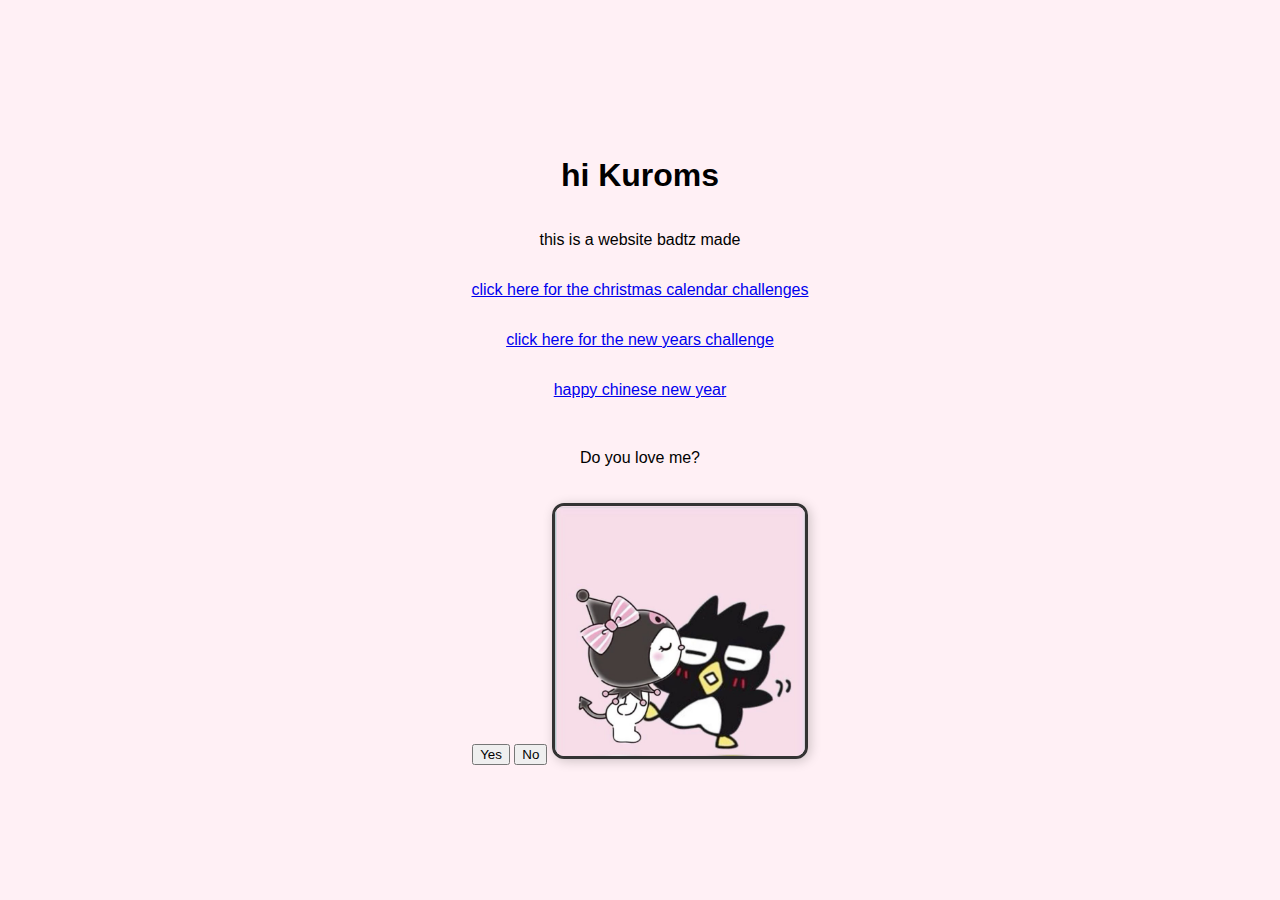
<file: index.html>
<!DOCTYPE html>
<html lang="en">
<head>
  <meta charset="UTF-8">
  <meta name="viewport" content="width=device-width, initial-scale=1.0">
  <title>big belly kurooms</title>
  <link rel="stylesheet" href="style.css">
  <link rel="icon" type="image/jpeg" href="images/kuromi-icon.jpg">
</head>
<body>

  <h1>hi Kuroms</h1>
  <p>this is a website badtz made</p>
  <p>
    <a href="pages/calendar/calendar.html">
      click here for the christmas calendar challenges
    </a>
  </p>

  <p>
    <a href="pages/new-years/new-years.html">
      click here for the new years challenge
    </a>
  </p>

  <p>
    <a href="pages/chinese-new-year/chinese-new-year.html">
      happy chinese new year
    </a>
  </p>

  <br>
  <div class="question-box">
    <p>Do you love me?</p>
    <button id="yes">Yes</button>
    <button id="no">No</button
  </div>

  <img id="kuroms-kissing-photo" src="images/kuroms-kissing-badtz.jpg" alt="Kuroms kissing Badtz">

  <script>
    const noBtn = document.getElementById("no");
    const yesBtn = document.getElementById("yes");
    const photo = document.getElementById("kuroms-kissing-photo");

    noBtn.addEventListener("mouseenter", () => {
      const x = Math.random() * 200 - 100;
      const y = Math.random() * 150 - 75;
      noBtn.style.transform = `translate(${x}px, ${y}px)`;
    });

    yesBtn.addEventListener("click", () => {
      photo.style.display = "block";
    });
  </script>

</body>
</html>
</file>
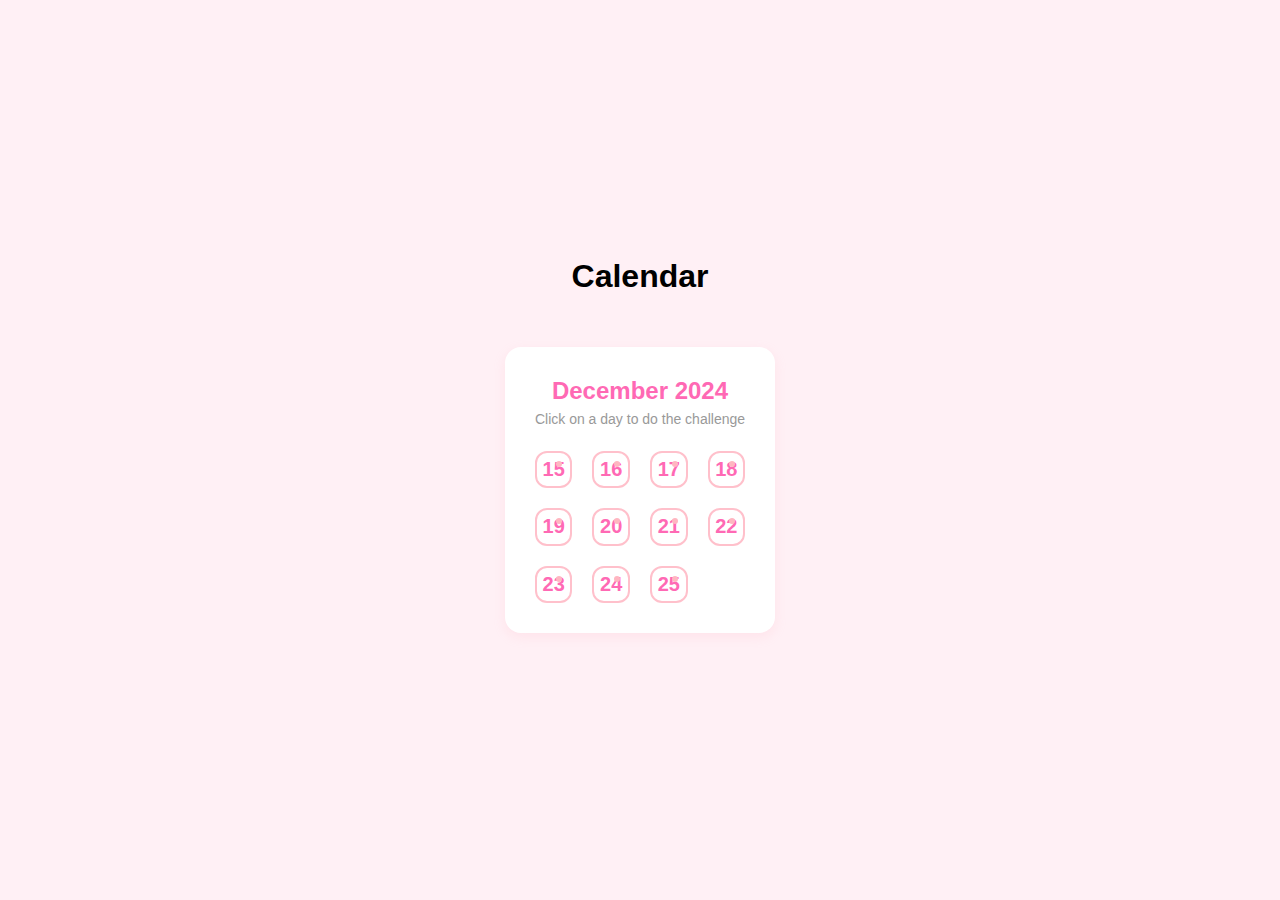
<file: pages/calendar/calendar.html>
<!DOCTYPE html>
<html lang="en">
<head>
  <meta charset="UTF-8">
  <meta name="viewport" content="width=device-width, initial-scale=1.0">
  <title>December Calendar</title>
  <link rel="stylesheet" href="../../style.css">
  <link rel="stylesheet" href="calendar.css">
  <link rel="icon" type="image/jpeg" href="../../images/kuromi-icon.jpg">
</head>
<body>

  <h1>Calendar</h1>
  <div class="calendar-container">
    <div class="calendar-header">
      <h2>December 2024</h2>
      <p>Click on a day to do the challenge</p>
    </div>
    <div class="calendar-grid" id="calendarGrid"></div>
  </div>

  <script src="calendar.js"></script>

</body>
</html>
</file>
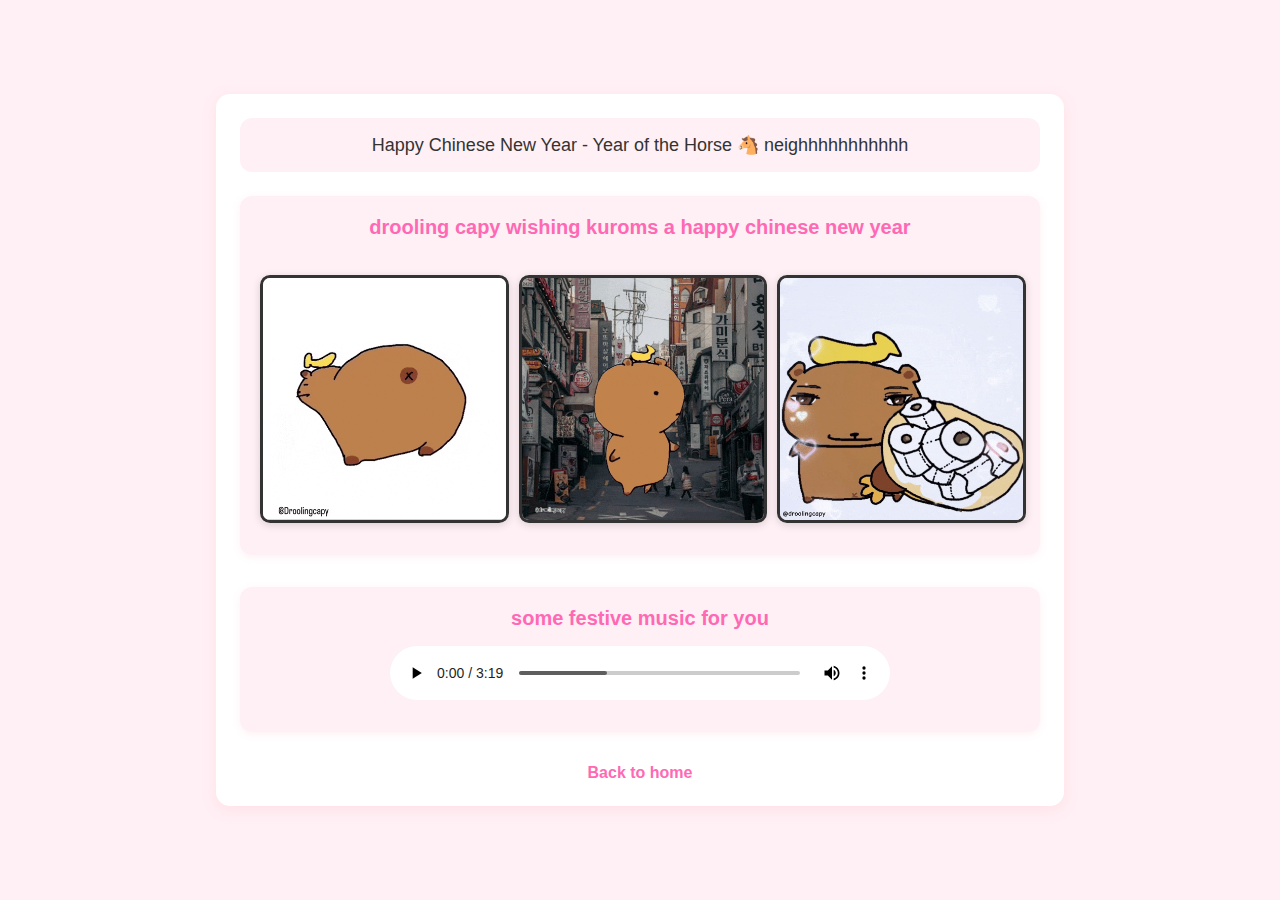
<file: pages/chinese-new-year/chinese-new-year.html>
<!DOCTYPE html>
<html lang="en">
  <head>
    <meta charset="UTF-8" />
    <meta
      name="viewport"
      content="width=device-width, initial-scale=1.0"
    />
    <title>Chinese New Year</title>
    <link rel="stylesheet" href="../../../style.css" />
    <link rel="stylesheet" href="chinese-new-year.css" />
    <link
      rel="icon"
      type="image/jpeg"
      href="../../../images/kuromi-icon.jpg"
    />
  </head>
  <body>
    <div class="content-container">
      <div class="celebration-section">
        <p class="greeting">
          Happy Chinese New Year - Year of the Horse 🐴 neighhhhhhhhhhh
        </p>

        <div class="media-section">
          <div class="gif-container">
            <h3>drooling capy wishing kuroms a happy chinese new year</h3>
            <div class="gif-grid">
              <img 
                src="media/capy_booty.gif" 
                alt="Capybara booty" 
                class="celebration-gif"
              />
              <img 
                src="media/capy_dance.gif" 
                alt="Capybara dance" 
                class="celebration-gif"
              />
              <img 
                src="media/capy_rizz.gif" 
                alt="Capybara rizz" 
                class="celebration-gif"
              />
            </div>
          </div>

          <div class="audio-container">
            <h3>some festive music for you</h3>
            <audio controls class="audio-player">
              <source src="media/財神到 [Ly9YeSkAhcI].mp3" type="audio/mpeg" />
              Your browser does not support the audio element.
            </audio>
          </div>
        </div>
      </div>

      <div class="back-link">
        <a href="../../index.html">Back to home</a>
      </div>
    </div>
  </body>
</html>
</file>
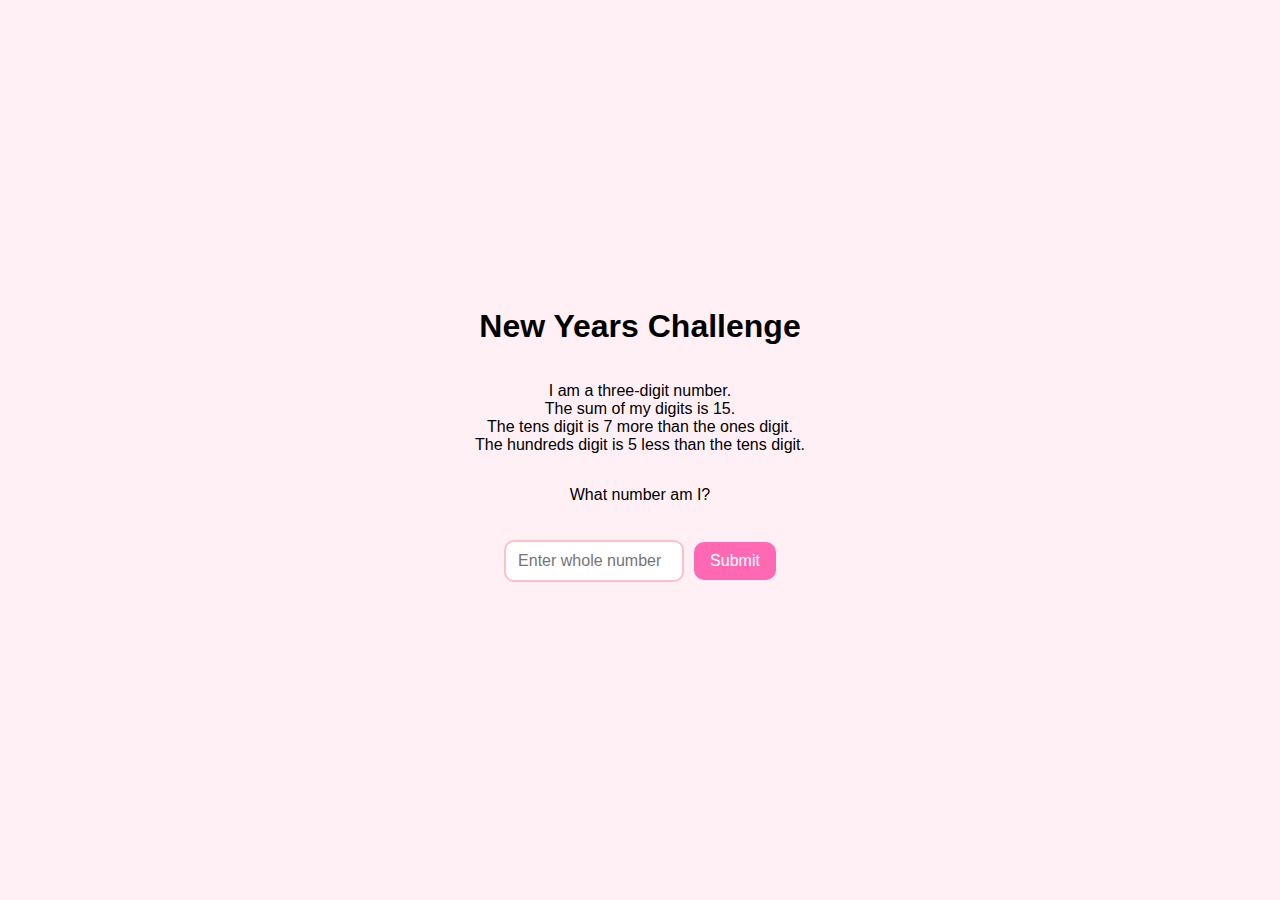
<file: pages/new-years/new-years.html>
<!DOCTYPE html>
<html lang="en">
  <head>
    <meta charset="UTF-8" />
    <meta
      name="viewport"
      content="width=device-width, initial-scale=1.0"
    />
    <title>New Years Challenge</title>
    <link rel="stylesheet" href="../../../style.css" />
    <link rel="stylesheet" href="new-years.css" />
    <link
      rel="icon"
      type="image/jpeg"
      href="../../../images/kuromi-icon.jpg"
    />
  </head>
  <body>
    <h1>New Years Challenge</h1>

    <p>
      I am a three-digit number. <br />
      The sum of my digits is 15. <br />
      The tens digit is 7 more than the ones digit. <br />
      The hundreds digit is 5 less than the tens digit. <br />
    </p>

    <p>
      What number am I?
    </p>

    <div class="answer-row">
      <input
        id="answer"
        type="text"
        placeholder="Enter whole number"
      />
      <button id="submit">Submit</button>
    </div>
    <div id="result"></div>

    <br />
    <script src="new-years.js"></script>
  </body>
</html>
</file>
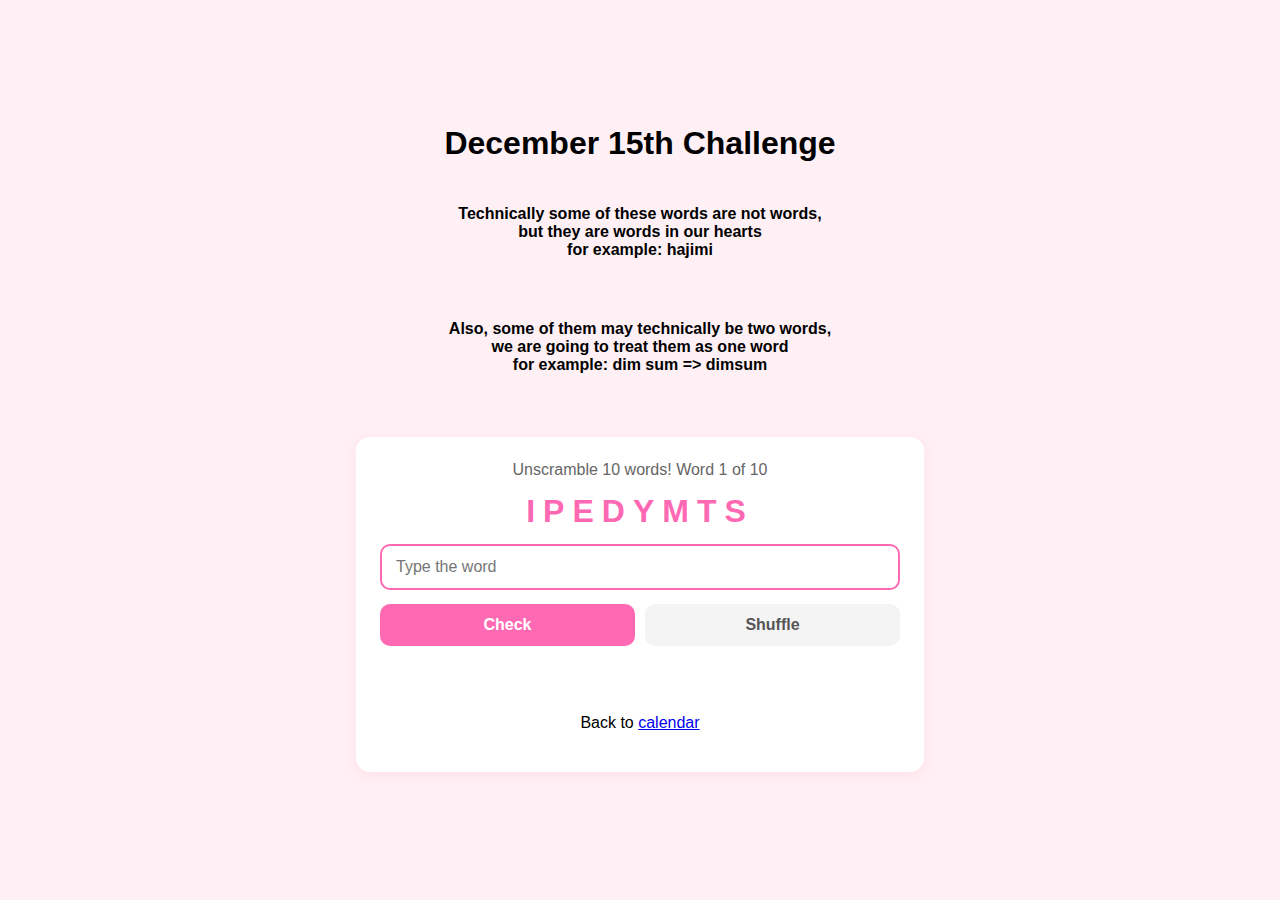
<file: pages/days/dec15/dec15.html>
<!DOCTYPE html>
<html lang="en">
<head>
  <meta charset="UTF-8">
  <meta name="viewport" content="width=device-width, initial-scale=1.0">
  <title>December 15 Challenge</title>
  <link rel="stylesheet" href="../../../style.css">
  <link rel="stylesheet" href="dec15.css">
  <link rel="icon" type="image/jpeg" href="../../../images/kuromi-icon.jpg">
</head>
<body>
  <h1>December 15th Challenge</h1>

  <h4>Technically some of these words are not words,<br> 
    but they are words in our hearts <br> for example: hajimi</h4>

  <br>

  <h4>Also, some of them may technically be two words,<br> 
    we are going to treat them as one word <br> for example: dim sum => dimsum</h4>

  <br>

  <div class="challenge-card">
    <p class="hint">Unscramble 10 words! Word <span id="currentWord">1</span> of 10</p>
    <div class="scramble" id="scramble"></div>
    <input id="guess" type="text" placeholder="Type the word" autocomplete="off" />
    <div class="buttons">
      <button id="checkBtn">Check</button>
      <button id="resetBtn" class="secondary">Shuffle</button>
    </div>
    <div class="message" id="message"></div>
    <p>Back to <a href="../../calendar/calendar.html">calendar</a></p>
  </div>

  <script src="words.js"></script>
  <script src="dec15.js"></script>
</body>
</html>
</file>
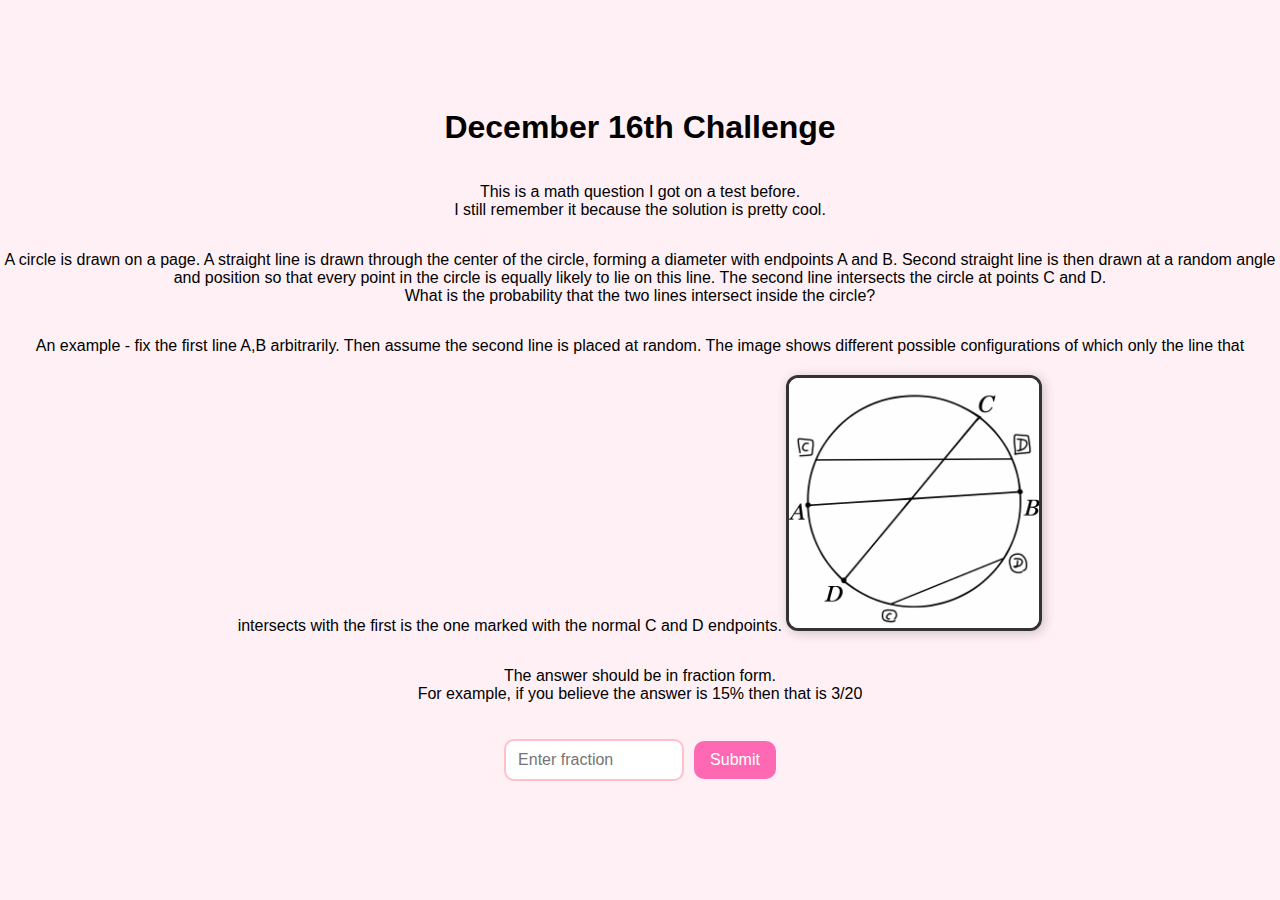
<file: pages/days/dec16/dec16.html>
<!DOCTYPE html>
<html lang="en">
  <head>
    <meta charset="UTF-8" />
    <meta
      name="viewport"
      content="width=device-width, initial-scale=1.0"
    />
    <title>December 16 Challenge</title>
    <link rel="stylesheet" href="../../../style.css" />
    <link rel="stylesheet" href="dec16.css" />
    <link
      rel="icon"
      type="image/jpeg"
      href="../../../images/kuromi-icon.jpg"
    />
  </head>
  <body>
    <h1>December 16th Challenge</h1>

    <p>
      This is a math question I got on a test before. <br />
      I still remember it because the solution is pretty
      cool.
    </p>

    <p>
      A circle is drawn on a page. A straight line is drawn
      through the center of the circle, forming a diameter
      with endpoints A and B. Second straight line is then
      drawn at a random angle and position so that every
      point in the circle is equally likely to lie on this
      line. The second line intersects the circle at points
      C and D. <br />
      What is the probability that the two lines intersect
      inside the circle?
    </p>

    <p>
      An example - fix the first line A,B arbitrarily. Then
      assume the second line is placed at random. The image
      shows different possible configurations of which only
      the line that intersects with the first is the one
      marked with the normal C and D endpoints.
      <img
        id="photo1"
        src="media/intersecting-lines.png"
        alt="intersecting lines"
      />
    </p>

    <p>
      The answer should be in fraction form. <br />
      For example, if you believe the answer is 15% then
      that is 3/20
    </p>

    <div class="answer-row">
      <input
        id="answer"
        type="text"
        placeholder="Enter fraction"
      />
      <button id="submit">Submit</button>
    </div>
    <div id="result"></div>

    <br />
    <script src="dec16.js"></script>
  </body>
</html>
</file>
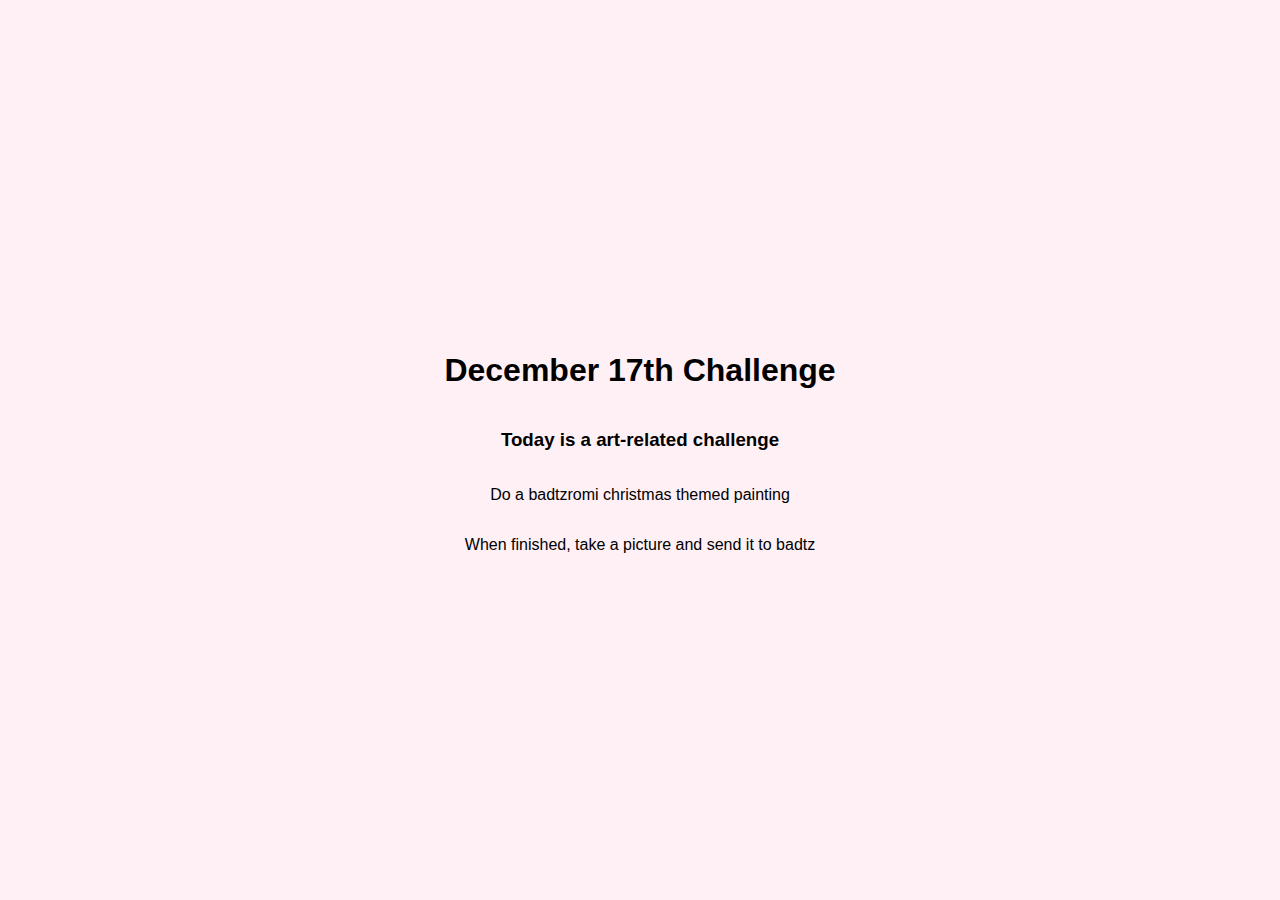
<file: pages/days/dec17/dec17.html>
<!DOCTYPE html>
<html lang="en">
  <head>
    <meta charset="UTF-8" />
    <meta
      name="viewport"
      content="width=device-width, initial-scale=1.0"
    />
    <title>December 17 Challenge</title>
    <link rel="stylesheet" href="../../../style.css" />
    <link
      rel="icon"
      type="image/jpeg"
      href="../../../images/kuromi-icon.jpg"
    />
  </head>
  <body>
    <h1>December 17th Challenge</h1>

    <h3>Today is a art-related challenge</h3>
    <p>Do a badtzromi christmas themed painting</p>
    <p>
      When finished, take a picture and send it to badtz
    </p>
  </body>
</html>
</file>
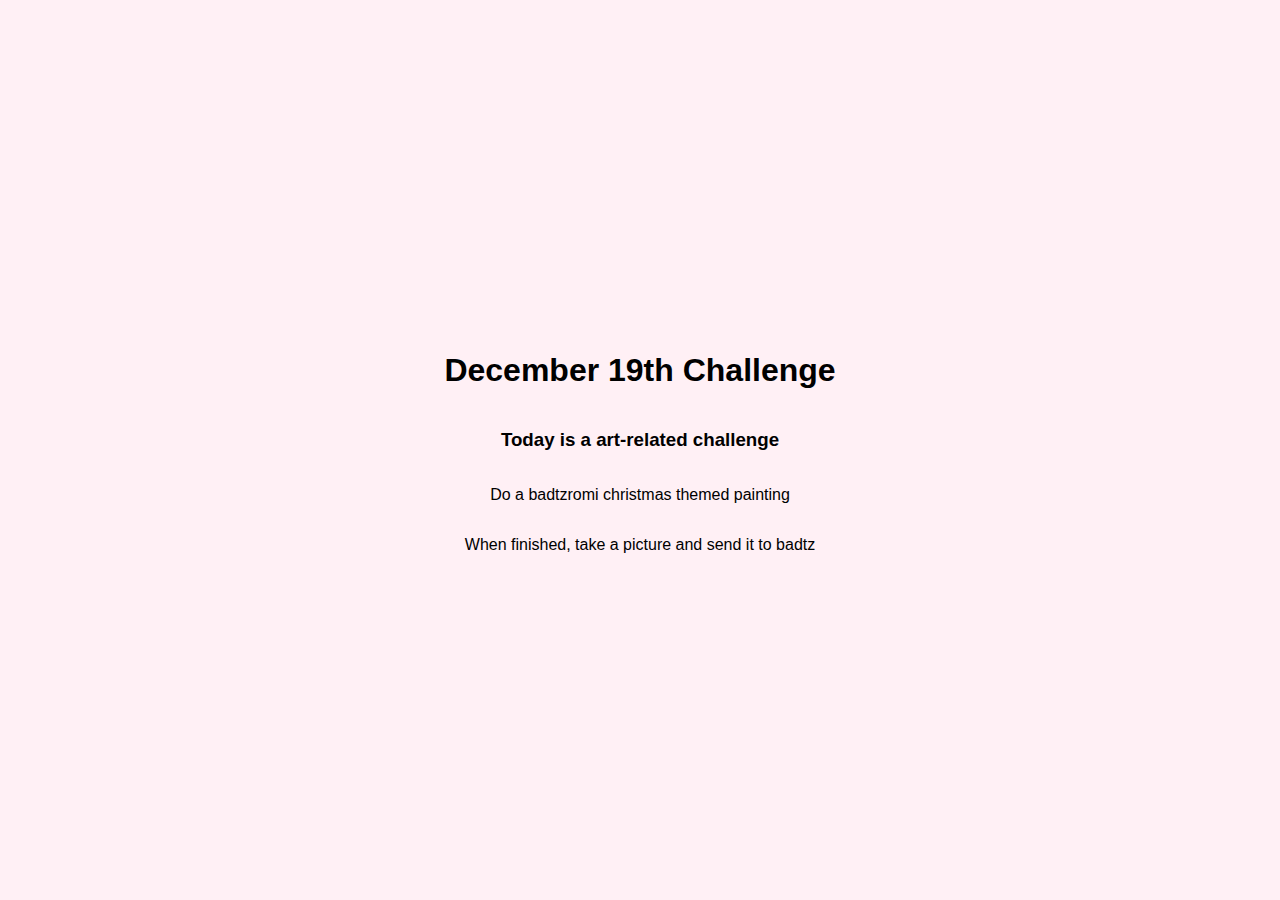
<file: pages/days/dec19/dec19.html>
<!DOCTYPE html>
<html lang="en">
  <head>
    <meta charset="UTF-8" />
    <meta
      name="viewport"
      content="width=device-width, initial-scale=1.0"
    />
    <title>December 19 Challenge</title>
    <link rel="stylesheet" href="../../../style.css" />
    <link
      rel="icon"
      type="image/jpeg"
      href="../../../images/kuromi-icon.jpg"
    />
  </head>
  <body>
    <h1>December 19th Challenge</h1>

    <h3>Today is a art-related challenge</h3>
    <p>Do a badtzromi christmas themed painting</p>
    <p>
      When finished, take a picture and send it to badtz
    </p>
  </body>
</html>
</file>
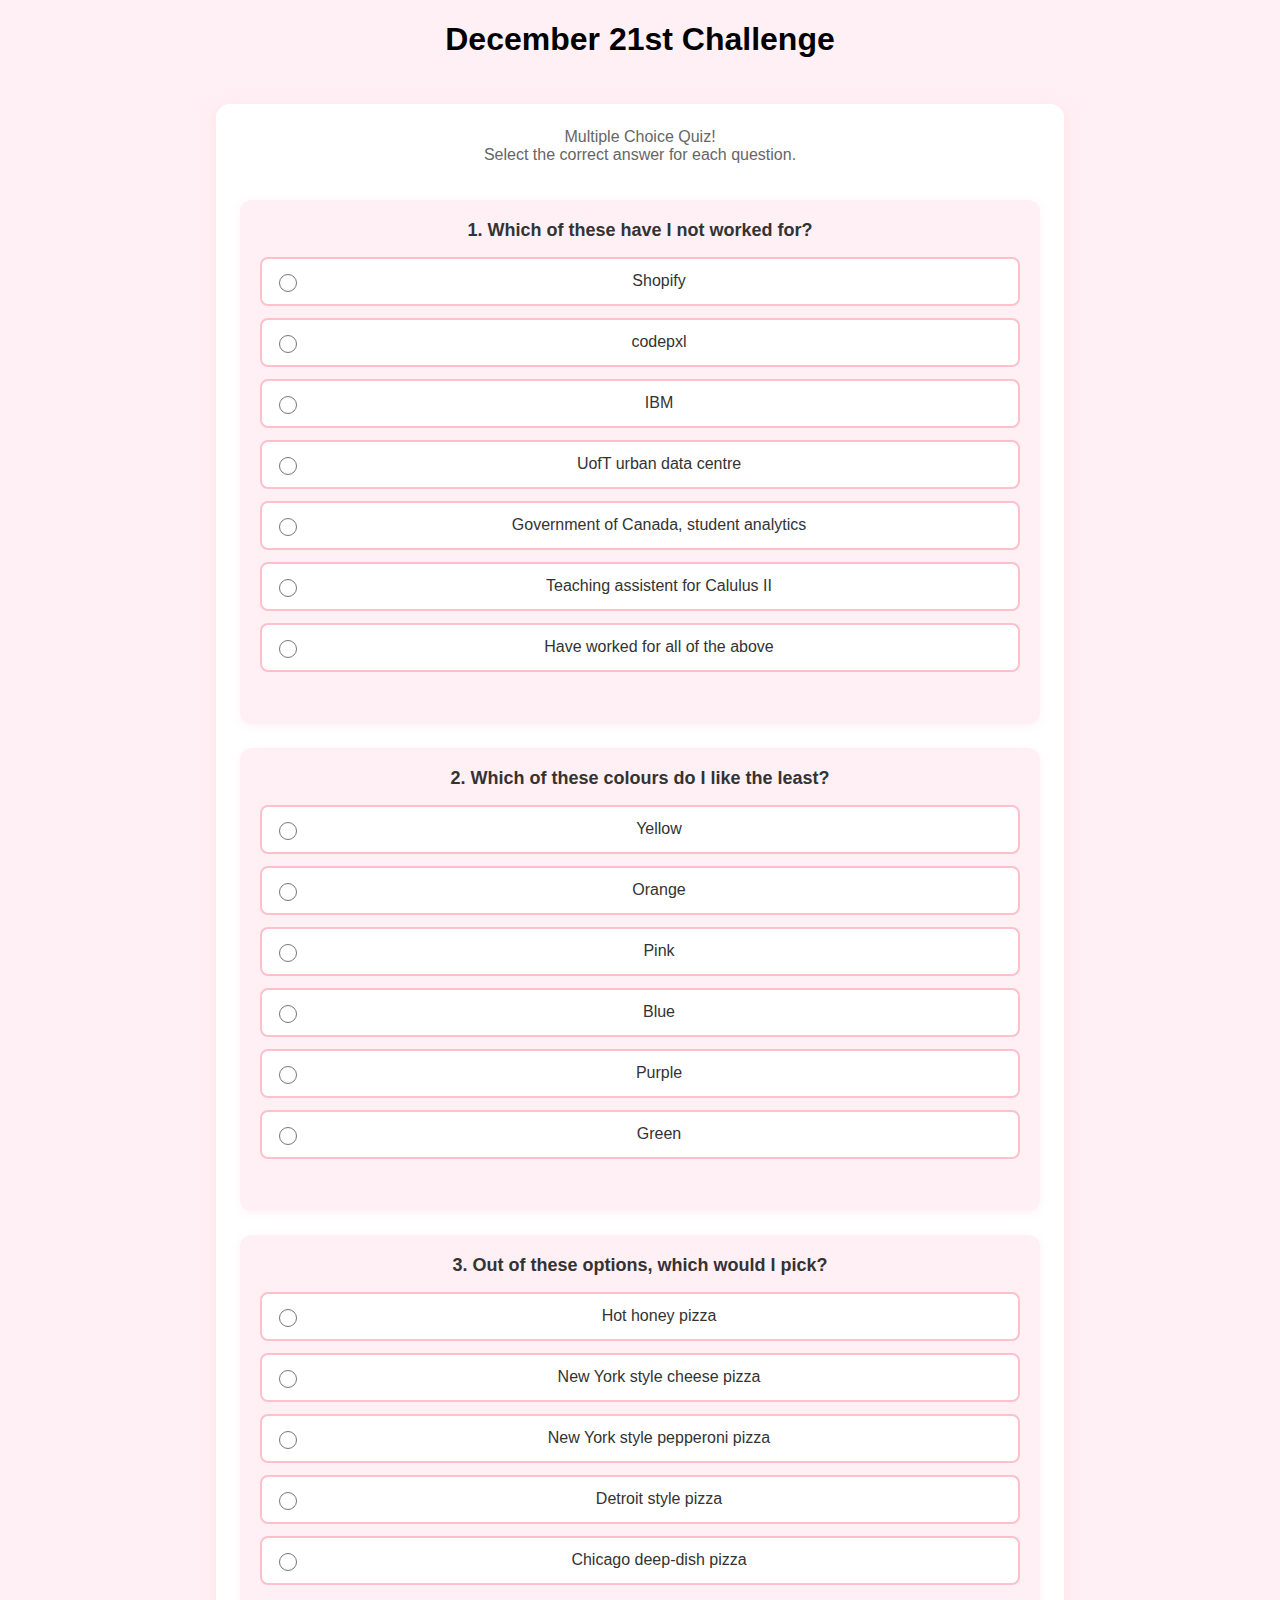
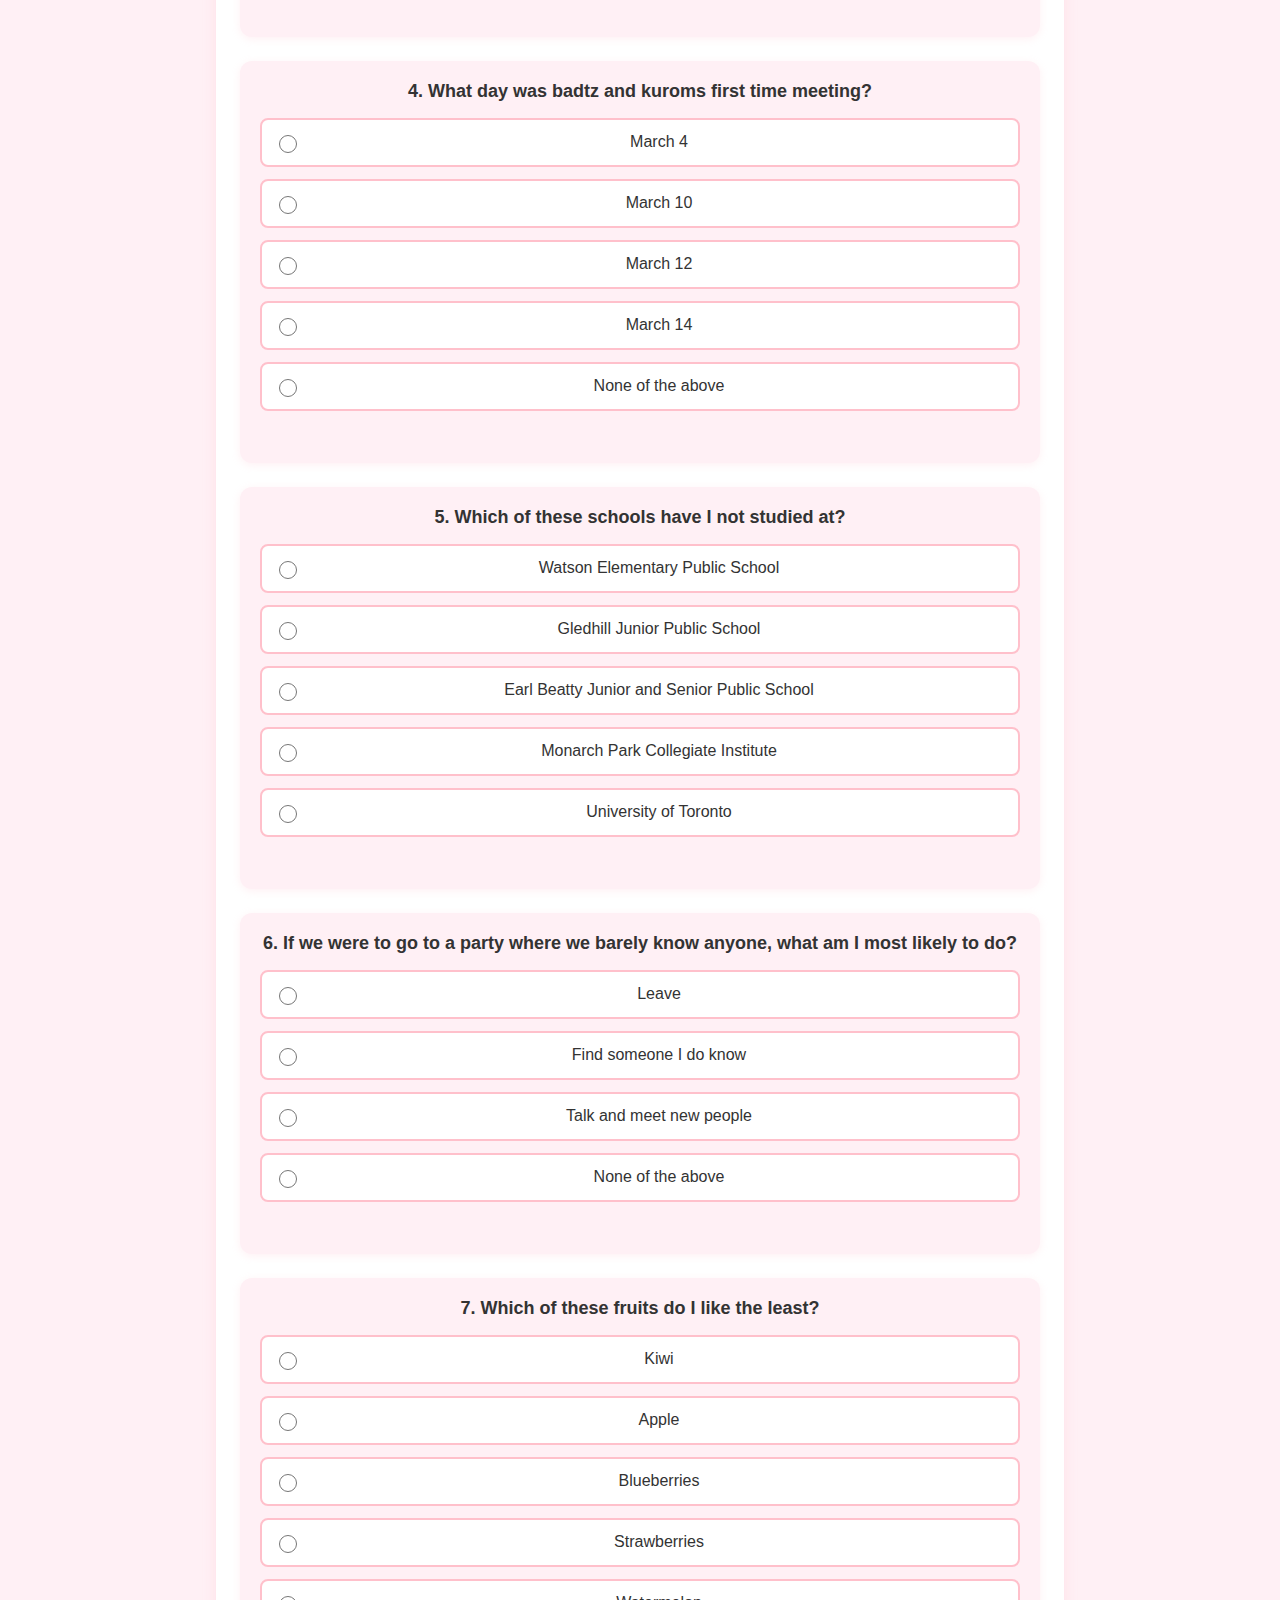
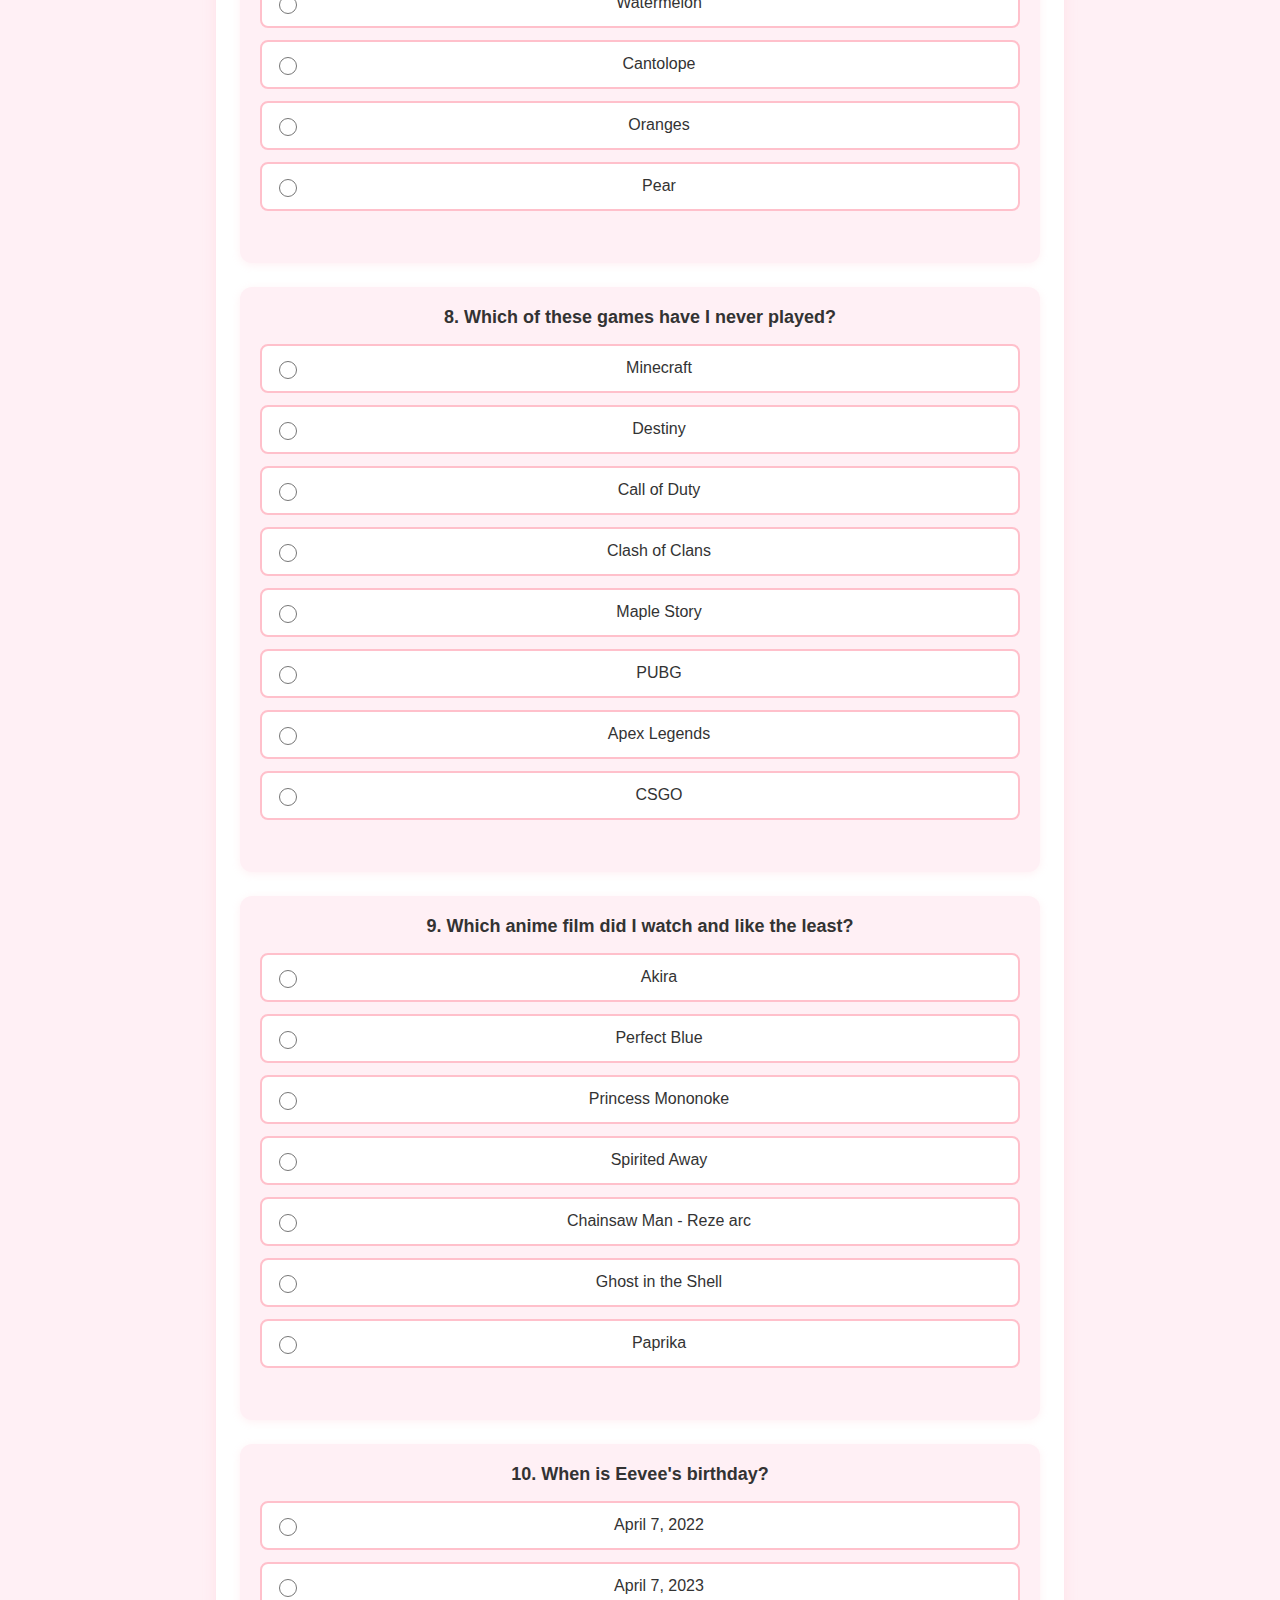
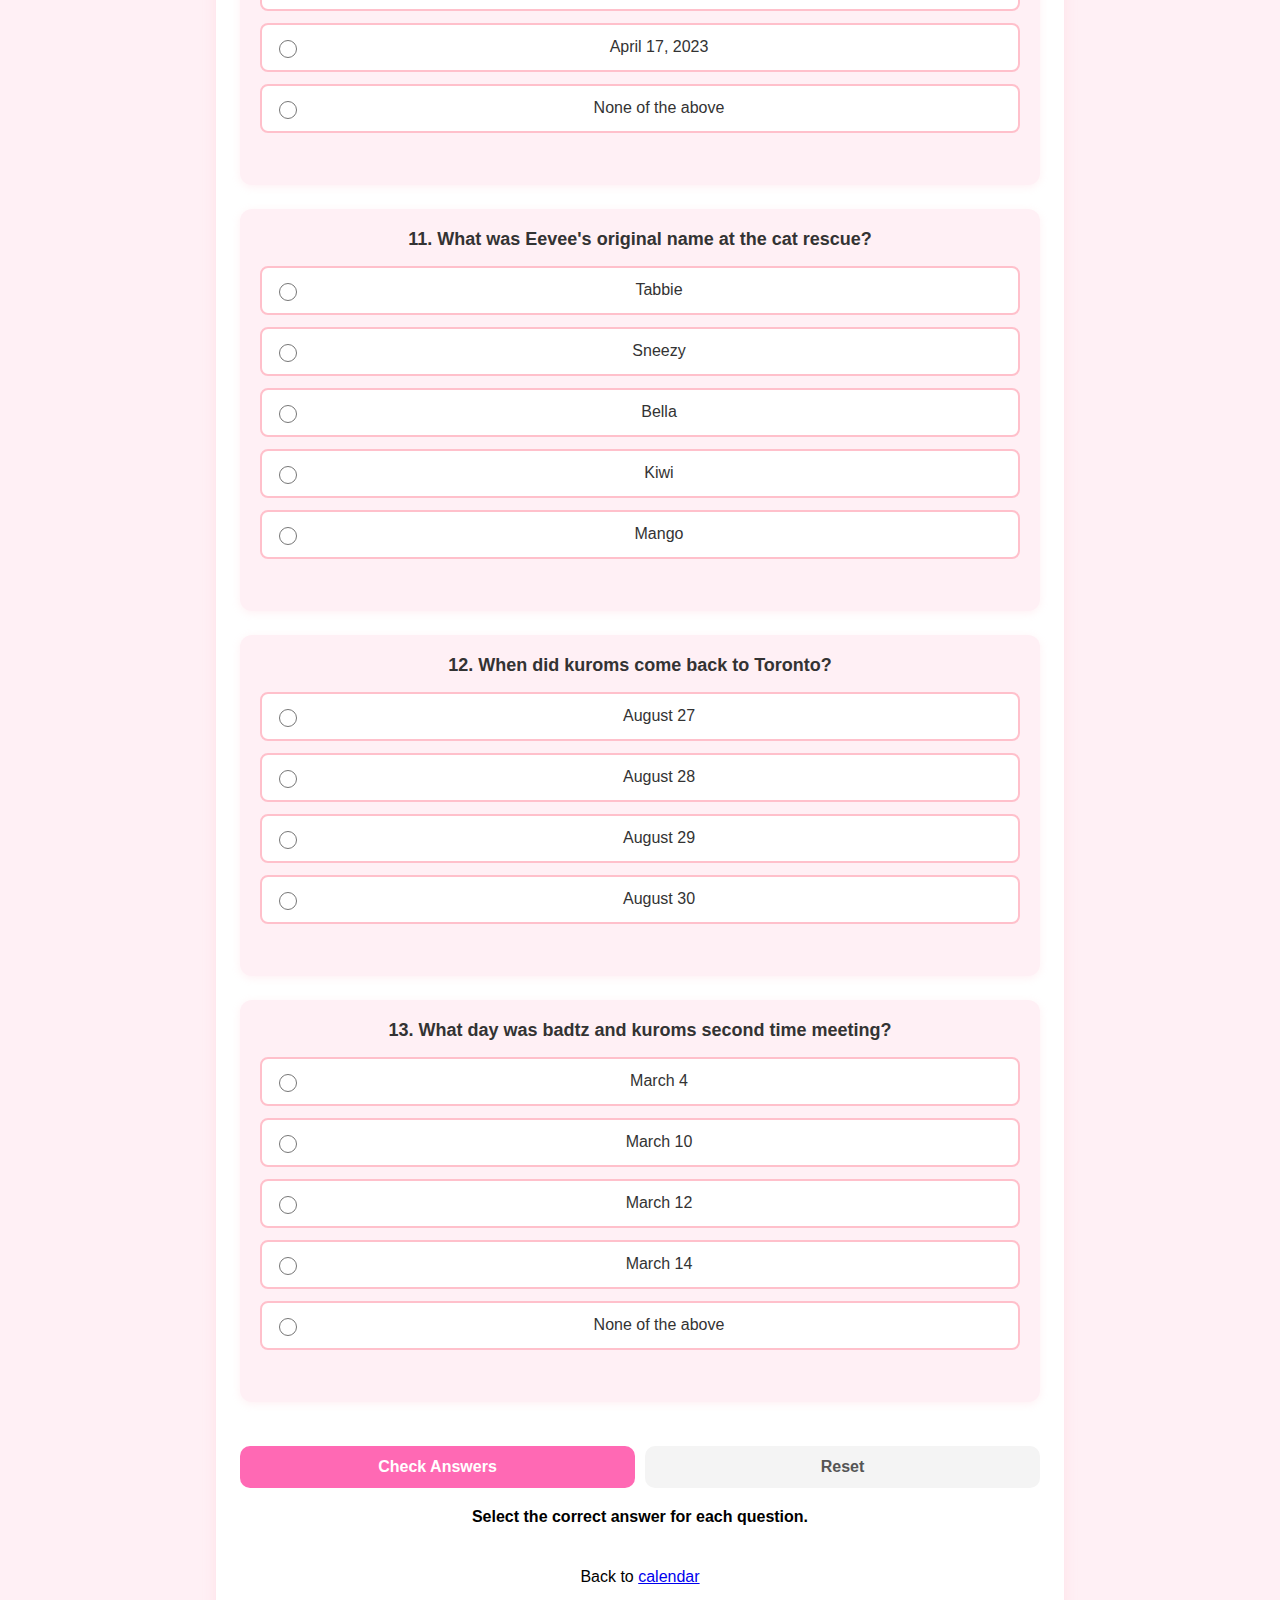
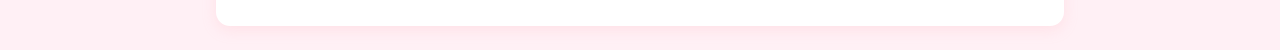
<file: pages/days/dec21/dec21.html>
<!DOCTYPE html>
<html lang="en">
  <head>
    <meta charset="UTF-8" />
    <meta
      name="viewport"
      content="width=device-width, initial-scale=1.0"
    />
    <title>December 21 Challenge</title>
    <link rel="stylesheet" href="../../../style.css" />
    <link rel="stylesheet" href="dec21.css" />
    <link
      rel="icon"
      type="image/jpeg"
      href="../../../images/kuromi-icon.jpg"
    />
  </head>
  <body>
    <h1>December 21st Challenge</h1>

    <div class="challenge-card">
      <p class="hint">
        Multiple Choice Quiz! <br />
        Select the correct answer for each question.
      </p>

      <div class="quiz-section" id="quizSection"></div>

      <div class="buttons">
        <button id="checkBtn">Check Answers</button>
        <button id="resetBtn" class="secondary">
          Reset
        </button>
      </div>

      <div class="message" id="message"></div>
      <p>
        Back to
        <a href="../../calendar/calendar.html">calendar</a>
      </p>
    </div>

    <script src="dec21.js"></script>
  </body>
</html>
</file>
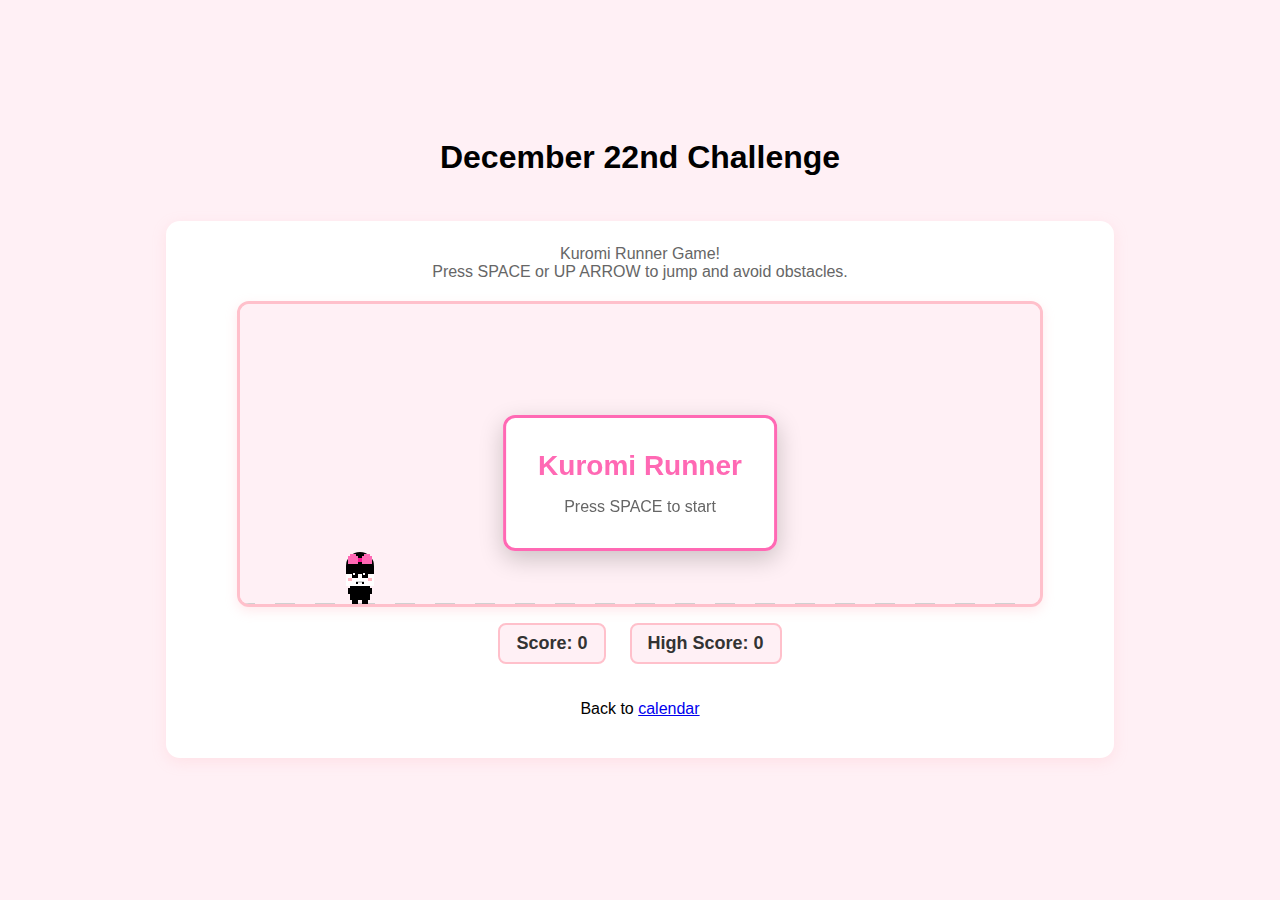
<file: pages/days/dec22/dec22.html>
<!DOCTYPE html>
<html lang="en">
  <head>
    <meta charset="UTF-8" />
    <meta
      name="viewport"
      content="width=device-width, initial-scale=1.0"
    />
    <title>December 22 Challenge</title>
    <link rel="stylesheet" href="../../../style.css" />
    <link rel="stylesheet" href="dec22.css" />
    <link
      rel="icon"
      type="image/jpeg"
      href="../../../images/kuromi-icon.jpg"
    />
  </head>
  <body>
    <h1>December 22nd Challenge</h1>

    <div class="challenge-card">
      <p class="hint">
        Kuromi Runner Game! <br />
        Press SPACE or UP ARROW to jump and avoid obstacles.
      </p>

      <div class="game-container">
        <canvas id="gameCanvas" width="800" height="300"></canvas>
        <div class="game-info">
          <div class="score">Score: <span id="score">0</span></div>
          <div class="high-score">High Score: <span id="highScore">0</span></div>
        </div>
        <div class="game-over" id="gameOver">
          <h2>Game Over!</h2>
          <p>Press SPACE to restart</p>
        </div>
        <div class="start-screen" id="startScreen">
          <h2>Kuromi Runner</h2>
          <p>Press SPACE to start</p>
        </div>
      </div>

      <p>
        Back to
        <a href="../../calendar/calendar.html">calendar</a>
      </p>
    </div>

    <script src="dec22.js"></script>
  </body>
</html>
</file>
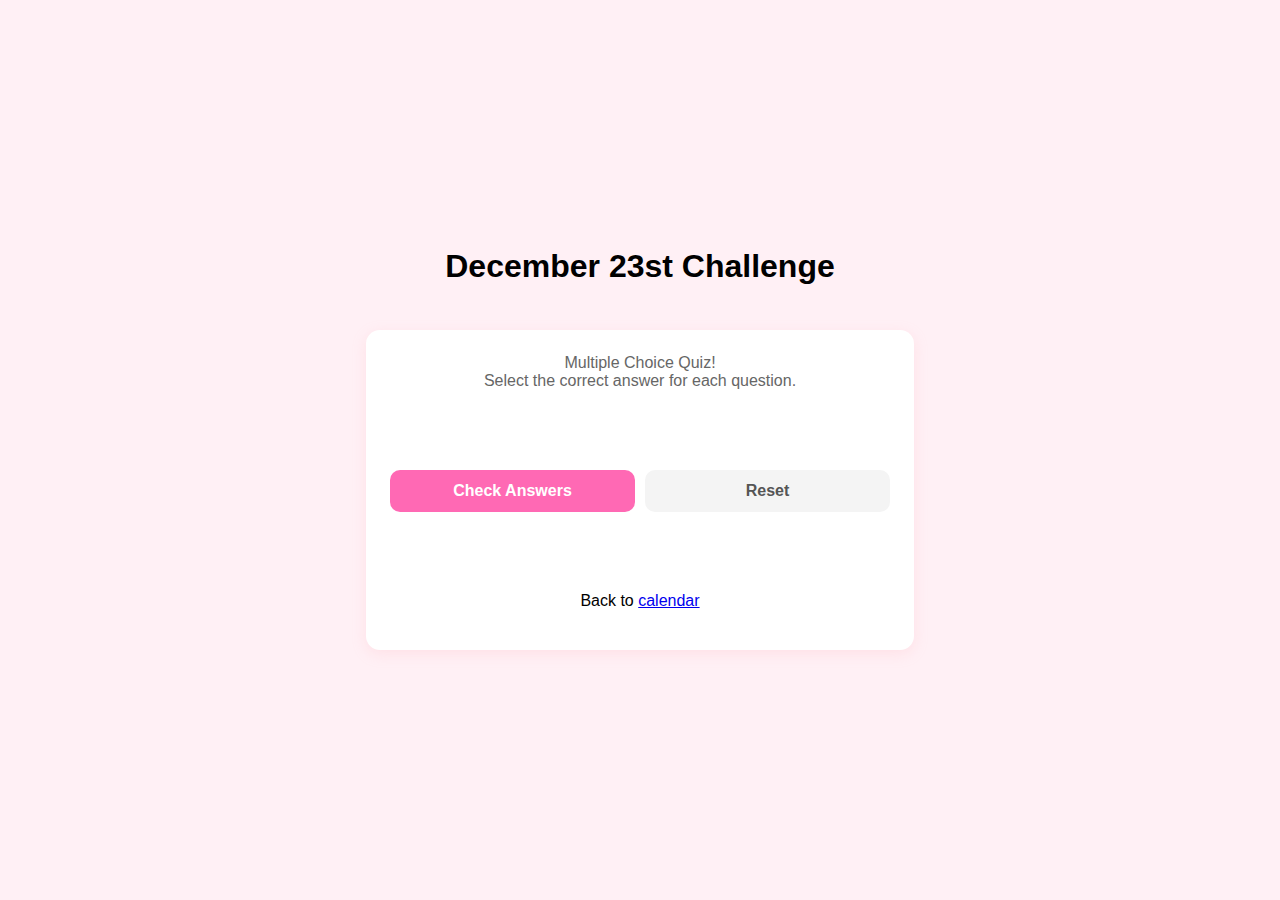
<file: pages/days/dec23/dec23.html>
<!DOCTYPE html>
<html lang="en">
  <head>
    <meta charset="UTF-8" />
    <meta
      name="viewport"
      content="width=device-width, initial-scale=1.0"
    />
    <title>December 23 Challenge</title>
    <link rel="stylesheet" href="../../../style.css" />
    <link rel="stylesheet" href="dec23.css" />
    <link
      rel="icon"
      type="image/jpeg"
      href="../../../images/kuromi-icon.jpg"
    />
  </head>
  <body>
    <h1>December 23st Challenge</h1>

    <div class="challenge-card">
      <p class="hint">
        Multiple Choice Quiz! <br />
        Select the correct answer for each question.
      </p>

      <div class="quiz-section" id="quizSection"></div>

      <div class="buttons">
        <button id="checkBtn">Check Answers</button>
        <button id="resetBtn" class="secondary">
          Reset
        </button>
      </div>

      <div class="message" id="message"></div>
      <p>
        Back to
        <a href="../../calendar/calendar.html">calendar</a>
      </p>
    </div>

    <script src="dec23.js"></script>
  </body>
</html>
</file>
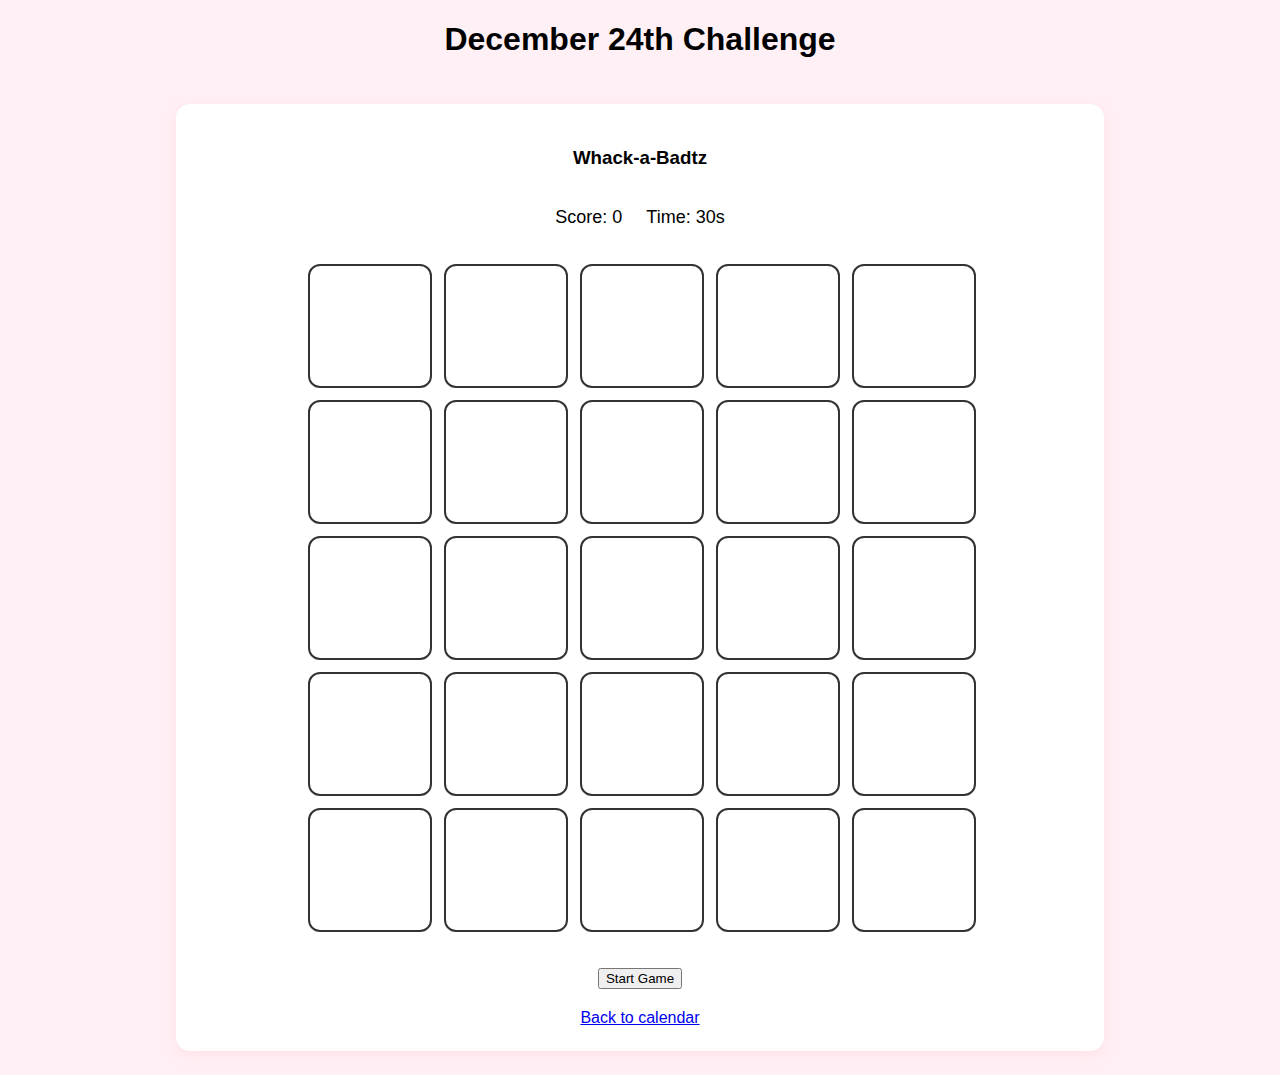
<file: pages/days/dec24/dec24.html>
<!DOCTYPE html>
<html lang="en">
  <head>
    <meta charset="UTF-8" />
    <meta
      name="viewport"
      content="width=device-width, initial-scale=1.0"
    />
    <title>December 24 Challenge</title>
    <link rel="stylesheet" href="../../../style.css" />
    <link rel="stylesheet" href="dec24.css" />
    <link
      rel="icon"
      type="image/jpeg"
      href="../../../images/kuromi-icon.jpg"
    />
  </head>
  <body>
    <h1>December 24th Challenge</h1>

    <div class="challenge-card">
        <h3>Whack-a-Badtz</h3>
      
        <div class="stats">
          <div>Score: <span id="score">0</span></div>
          <div>Time: <span id="time">30</span>s</div>
        </div>
      
        <div class="game-board" id="board"></div>
      
        <button id="startButton">Start Game</button>
      
        <a href="calendar.html">Back to calendar</a>
      </div>
    </div>

    <script src="dec24.js"></script>
  </body>
</html>
</file>
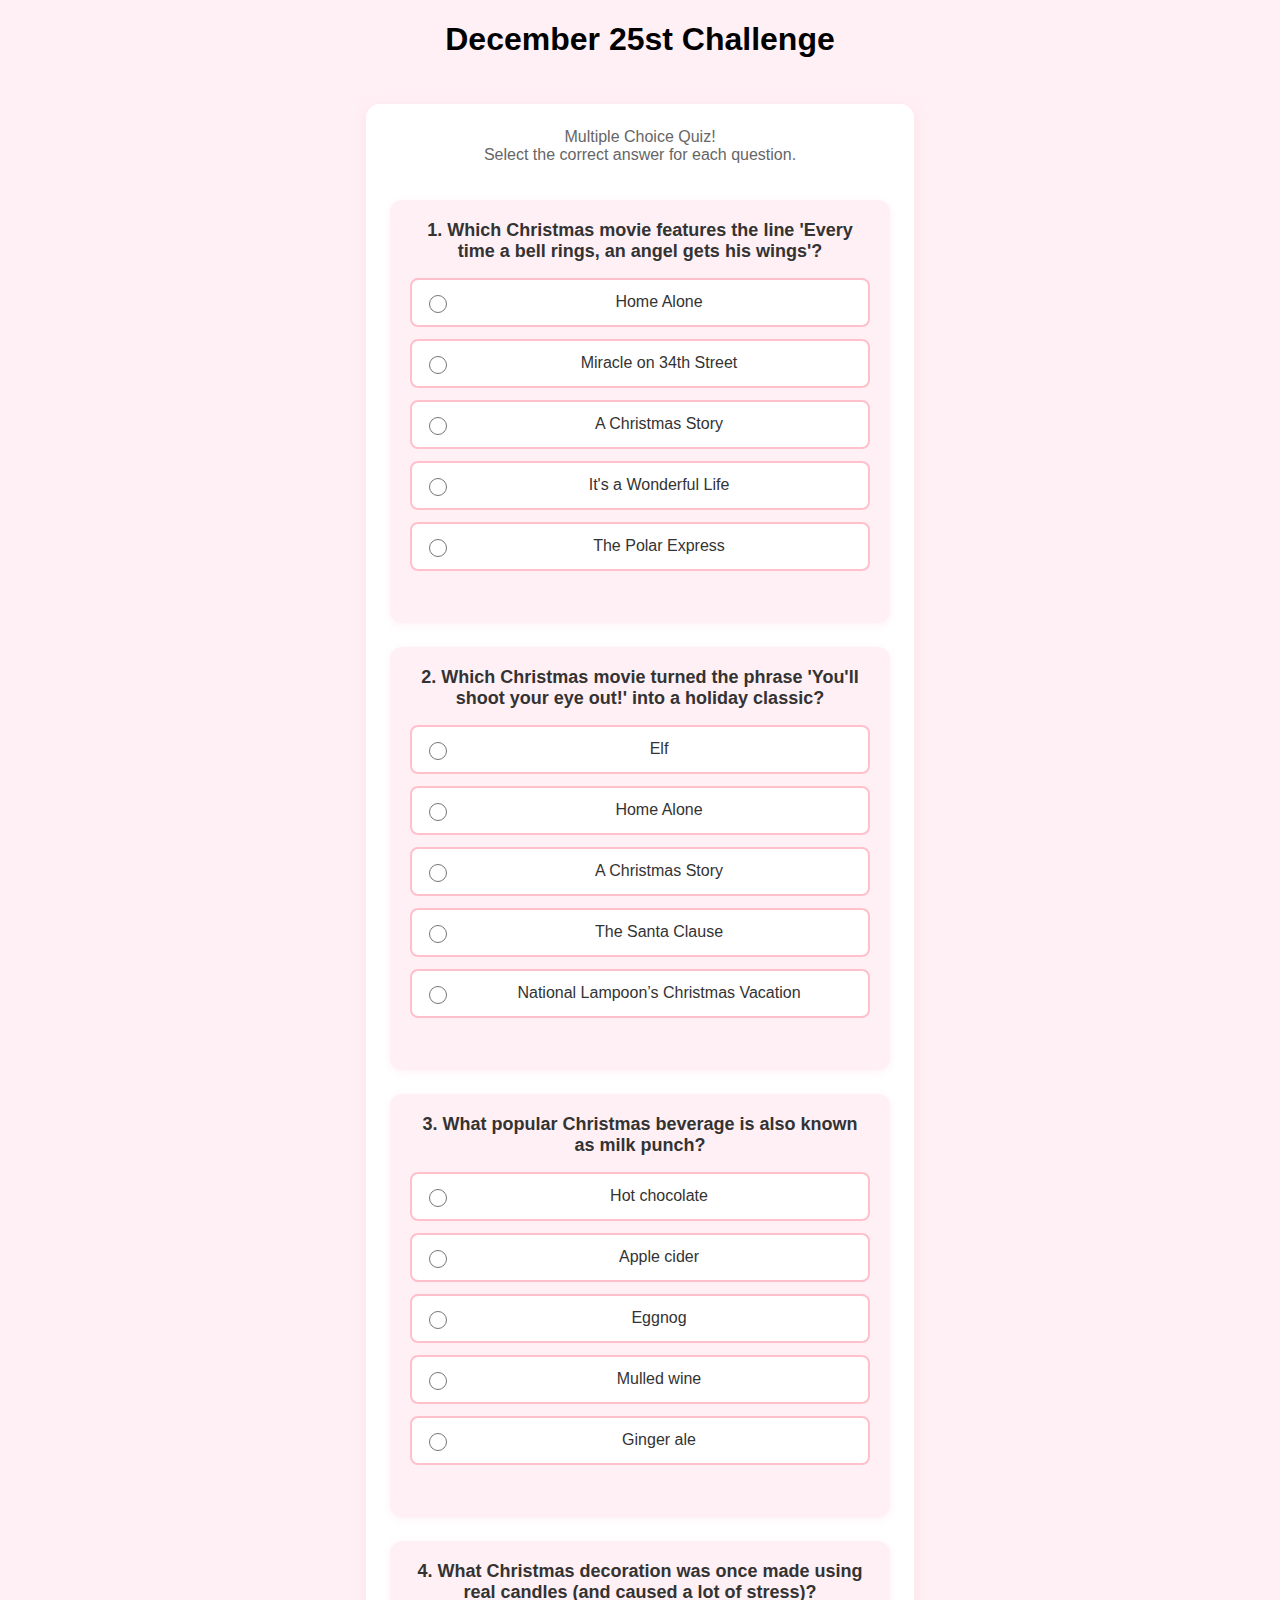
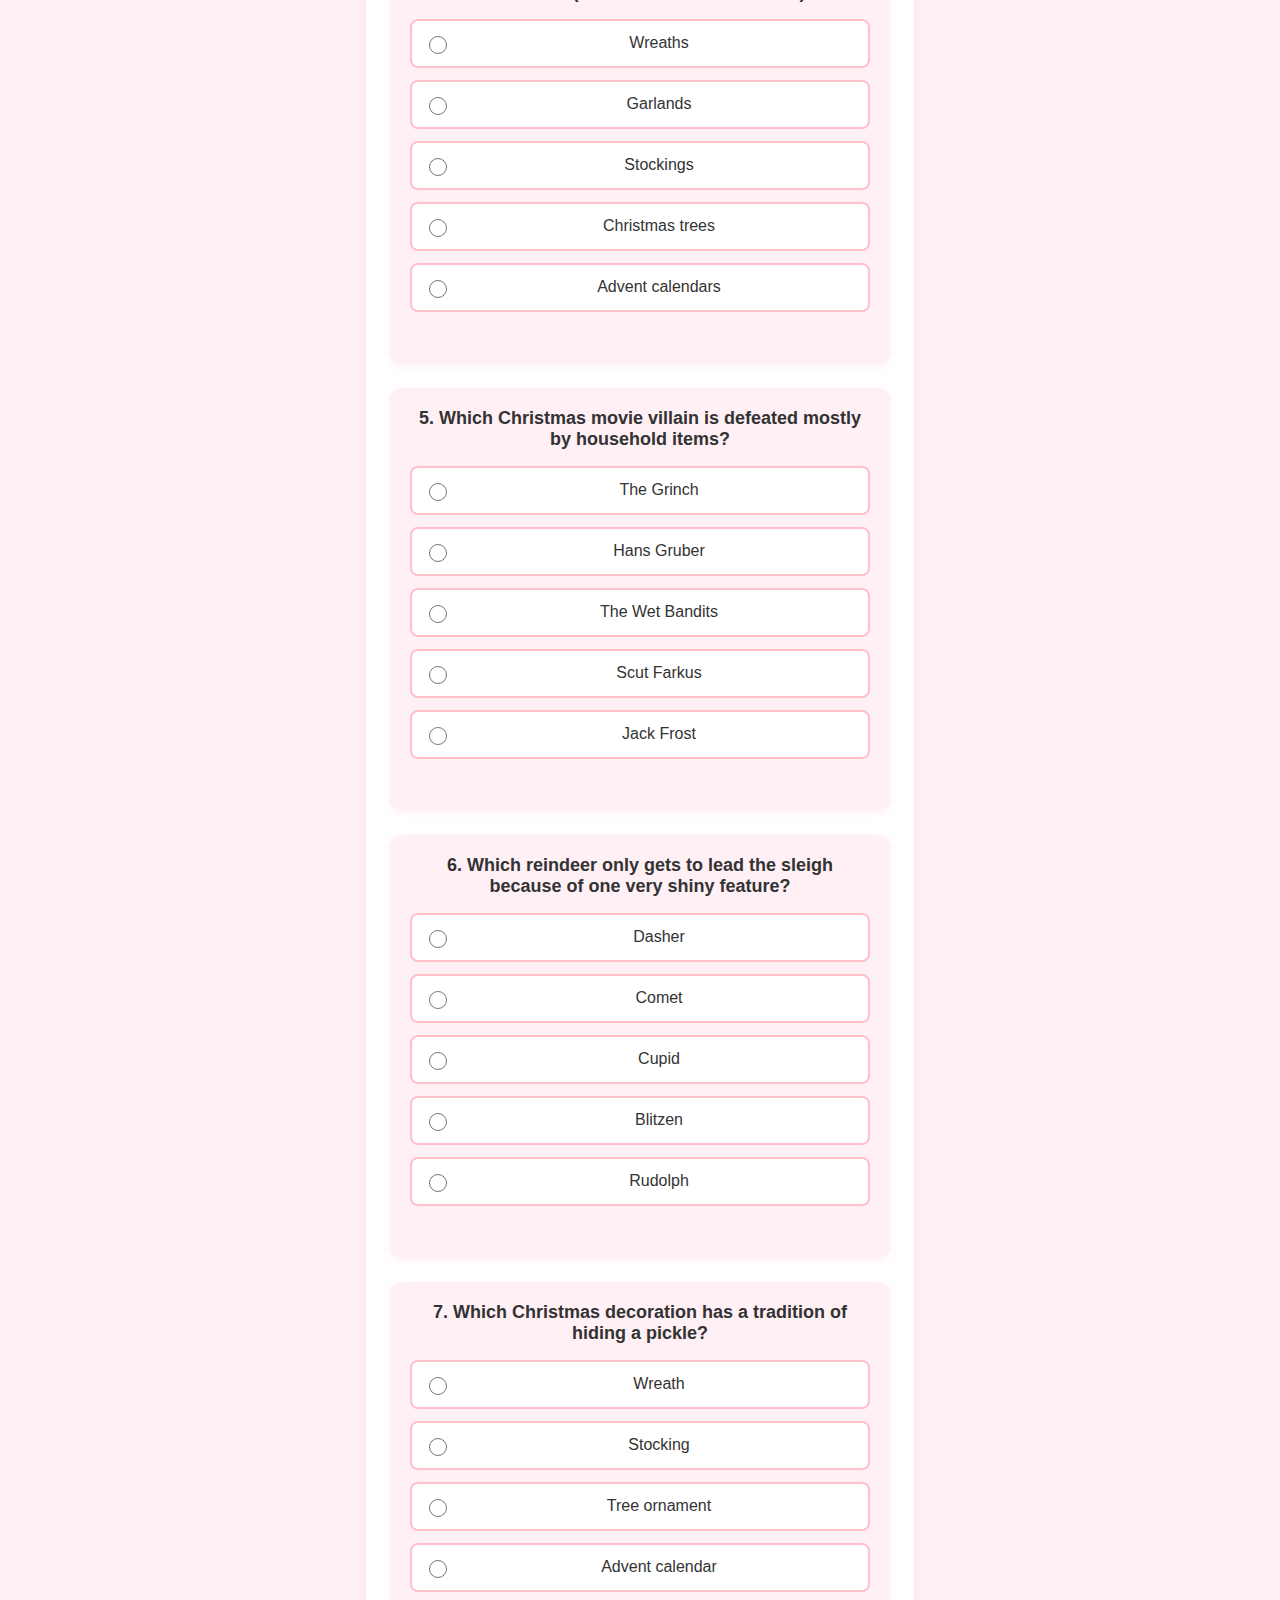
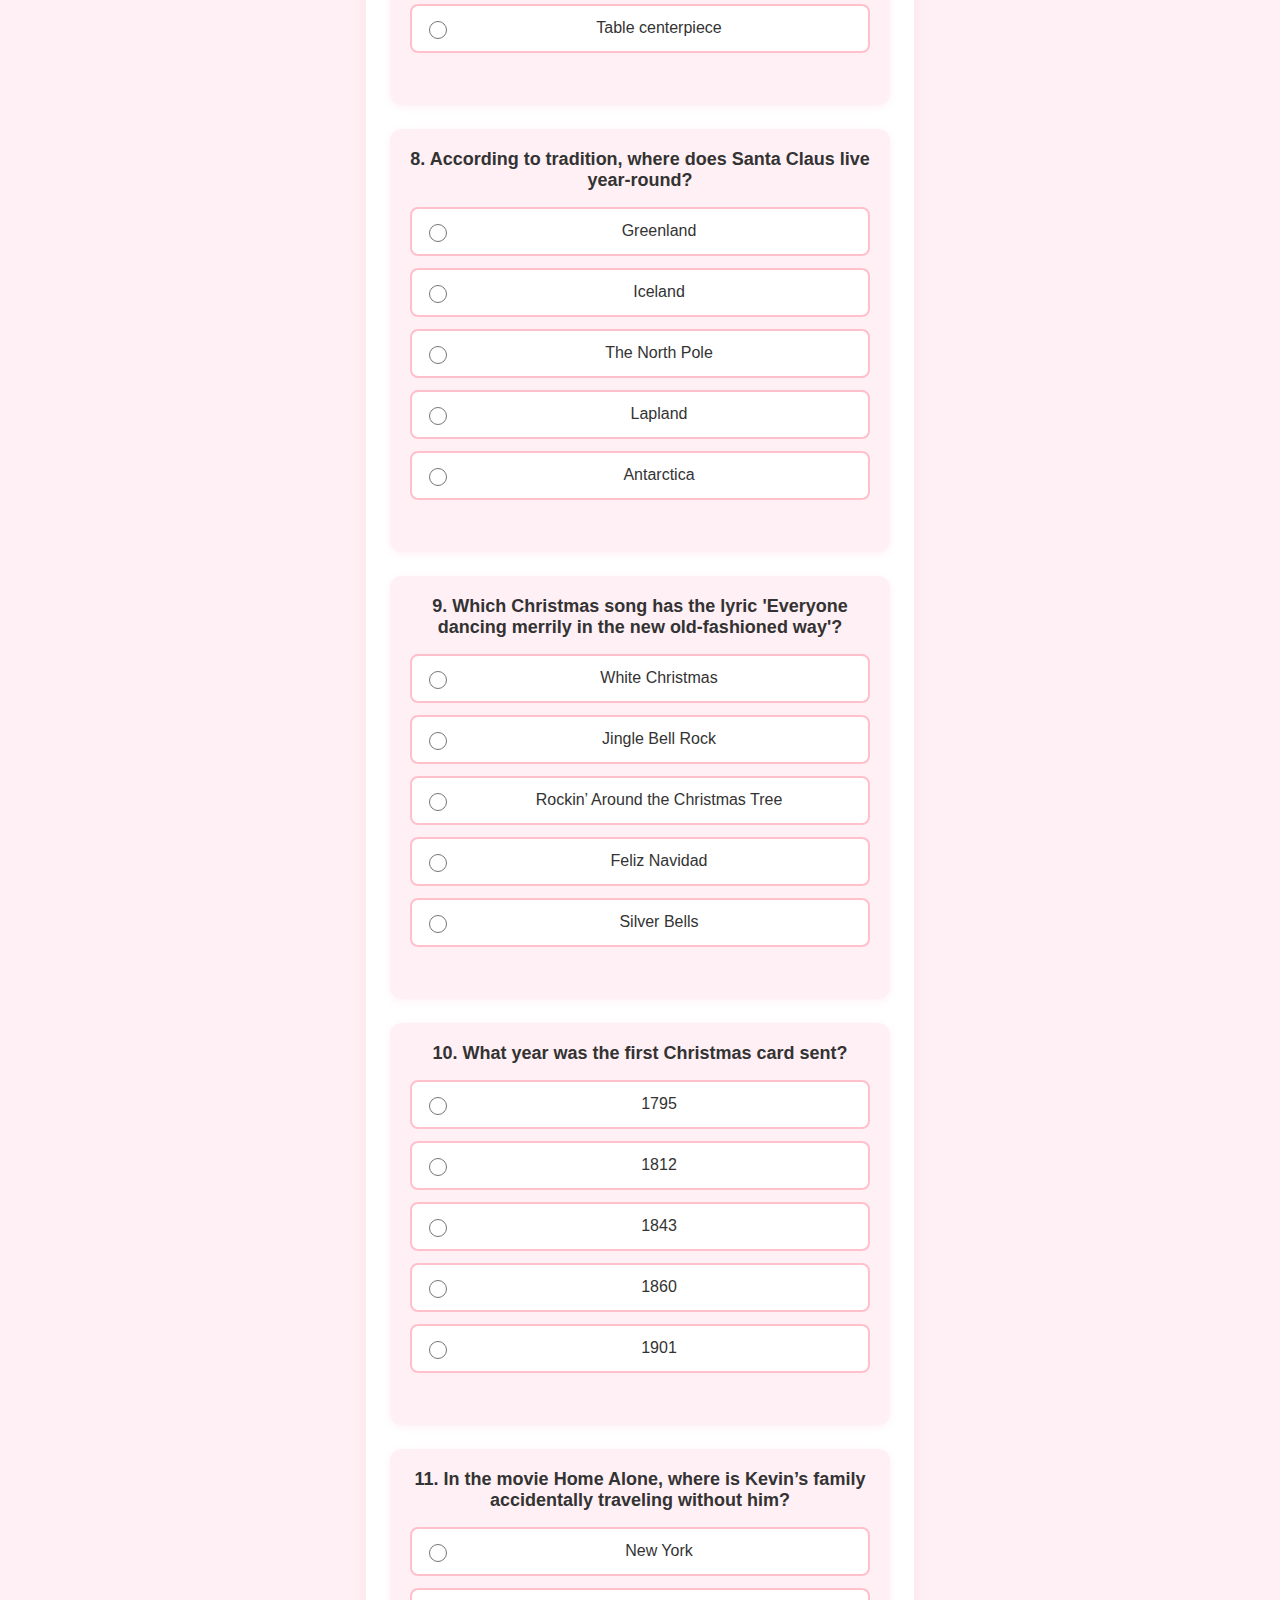
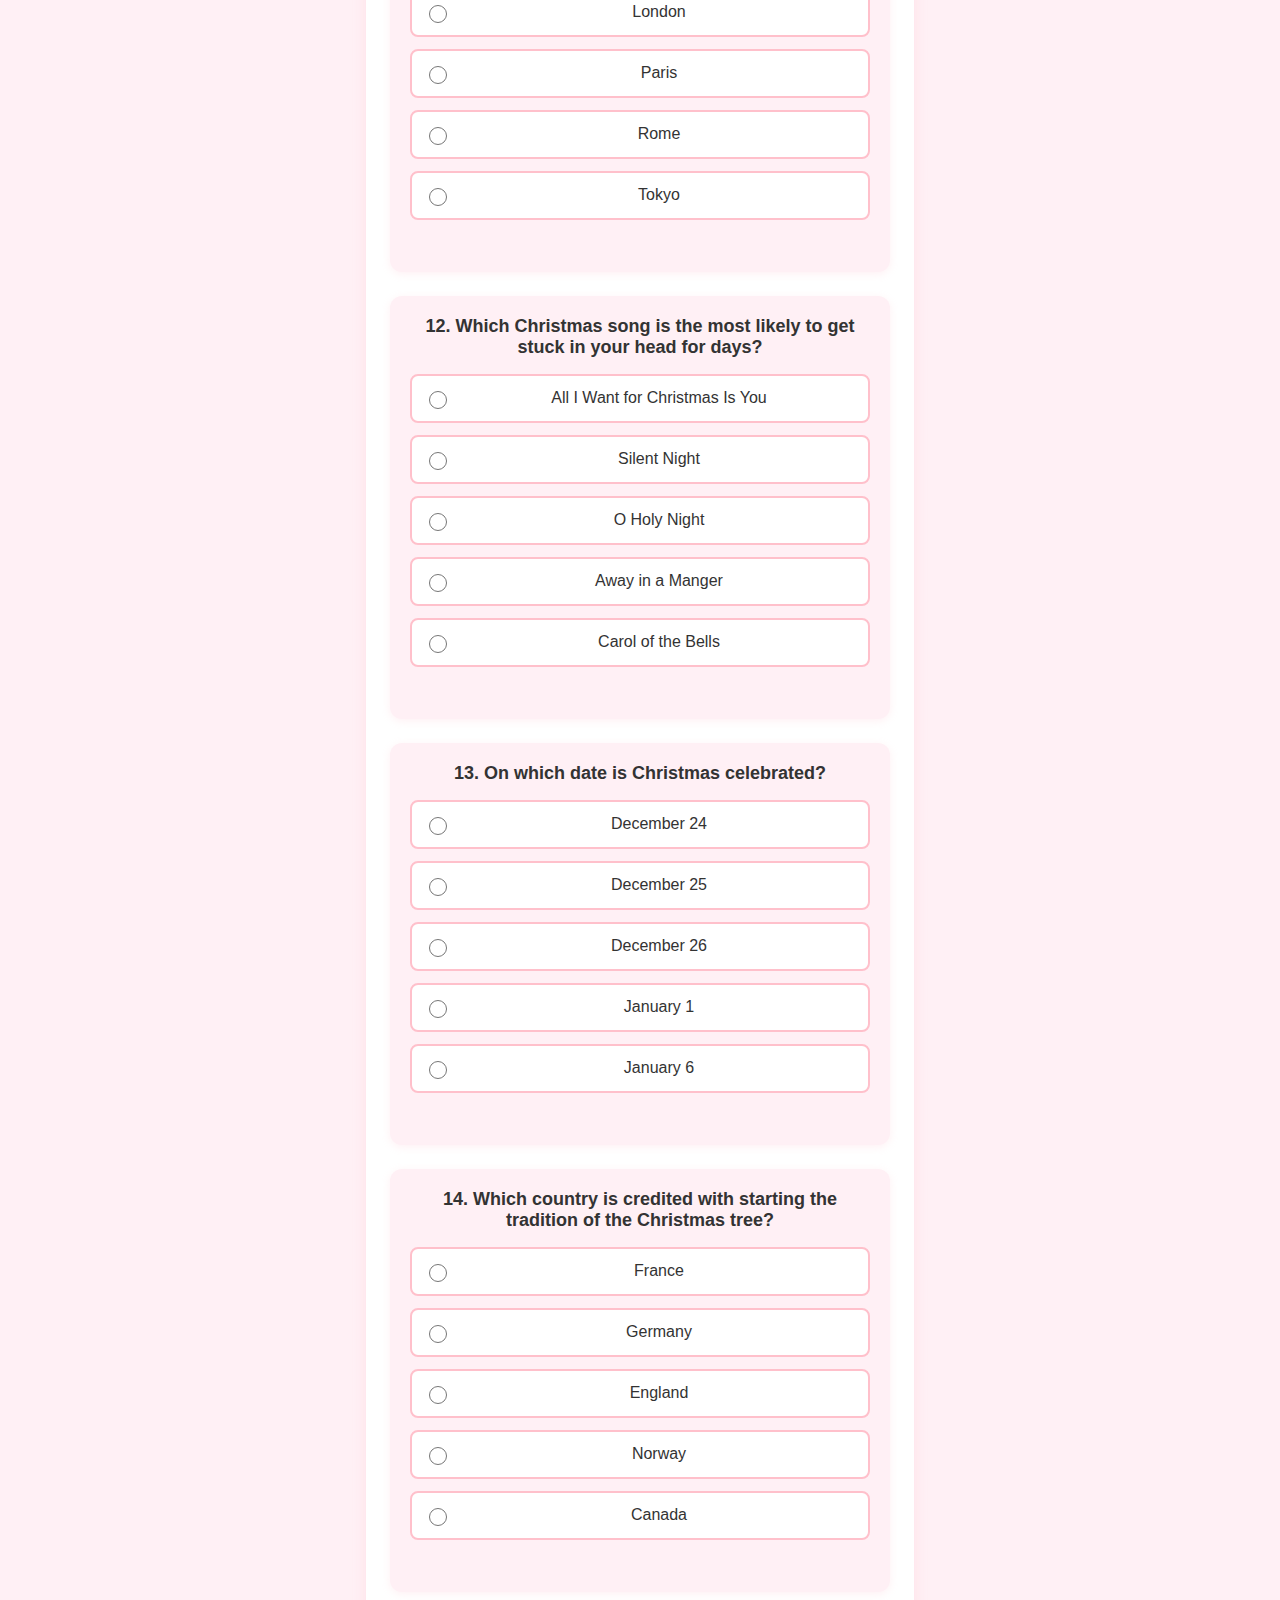
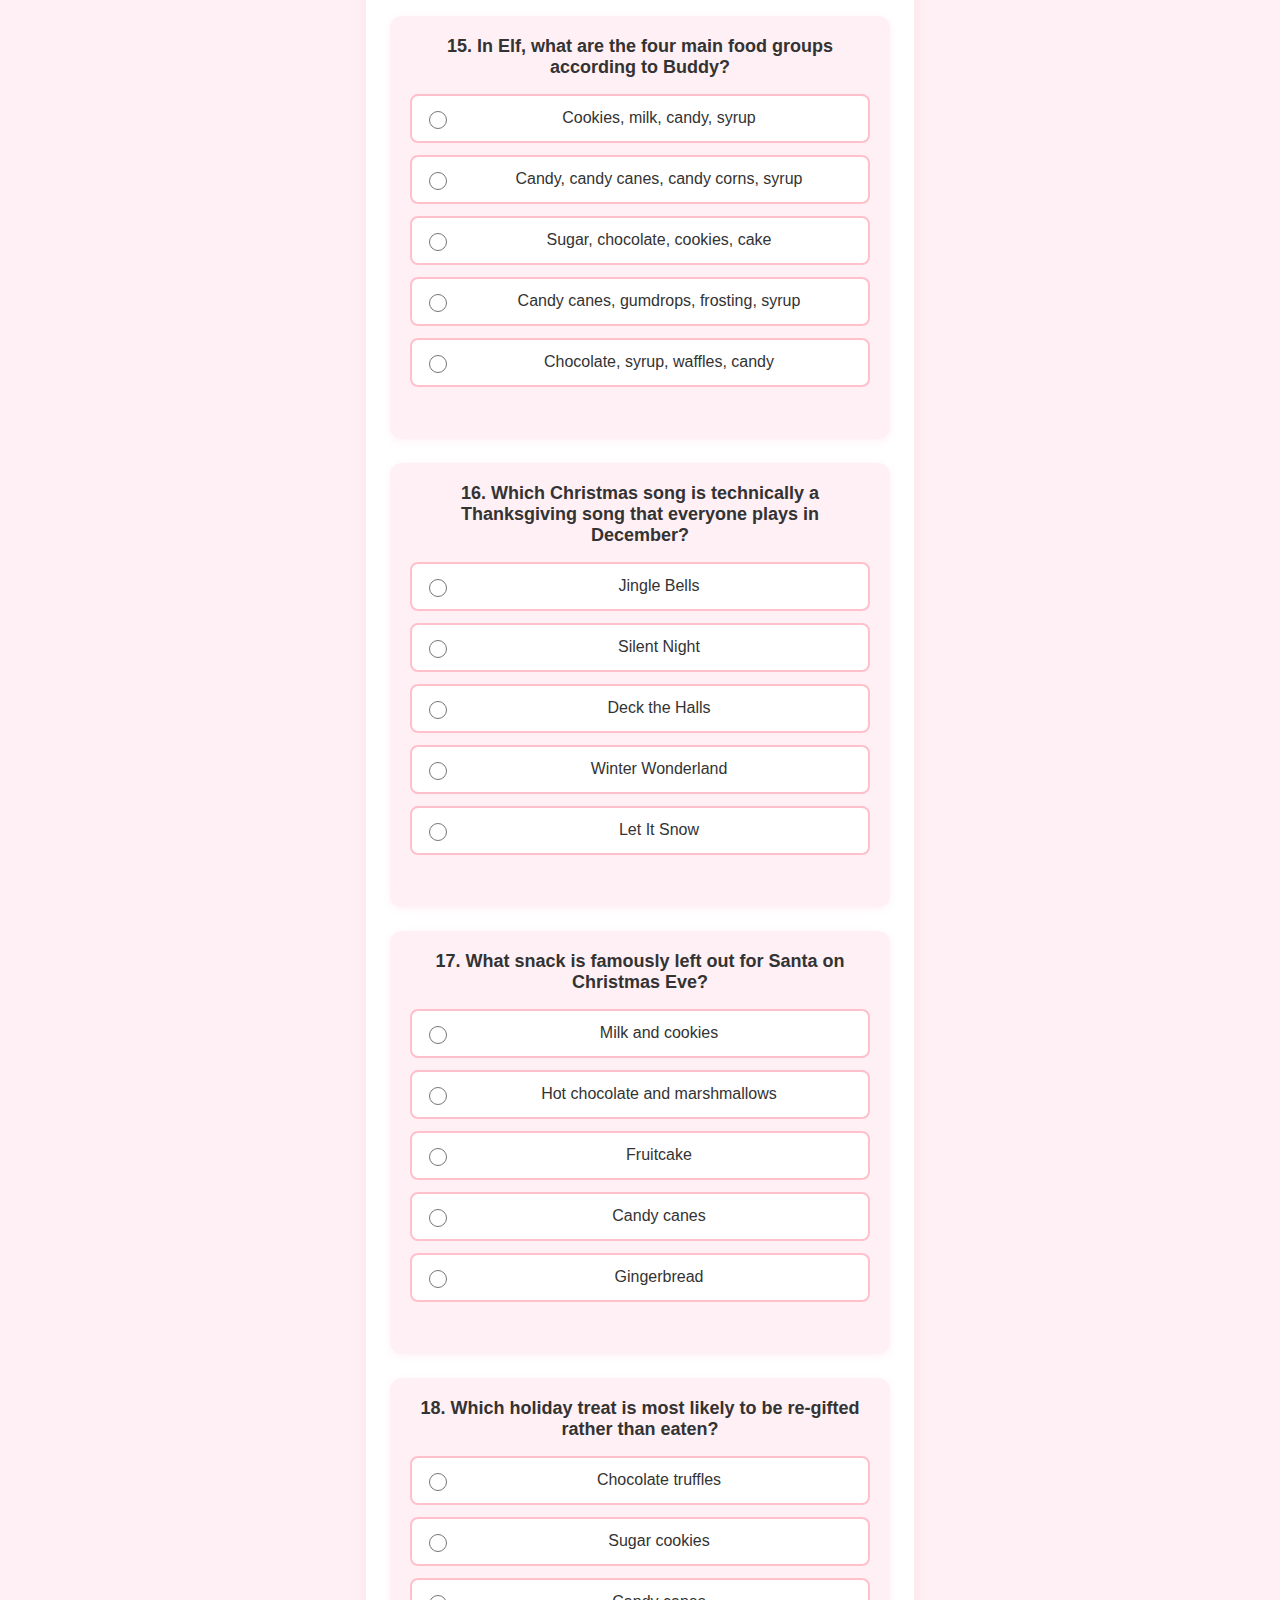
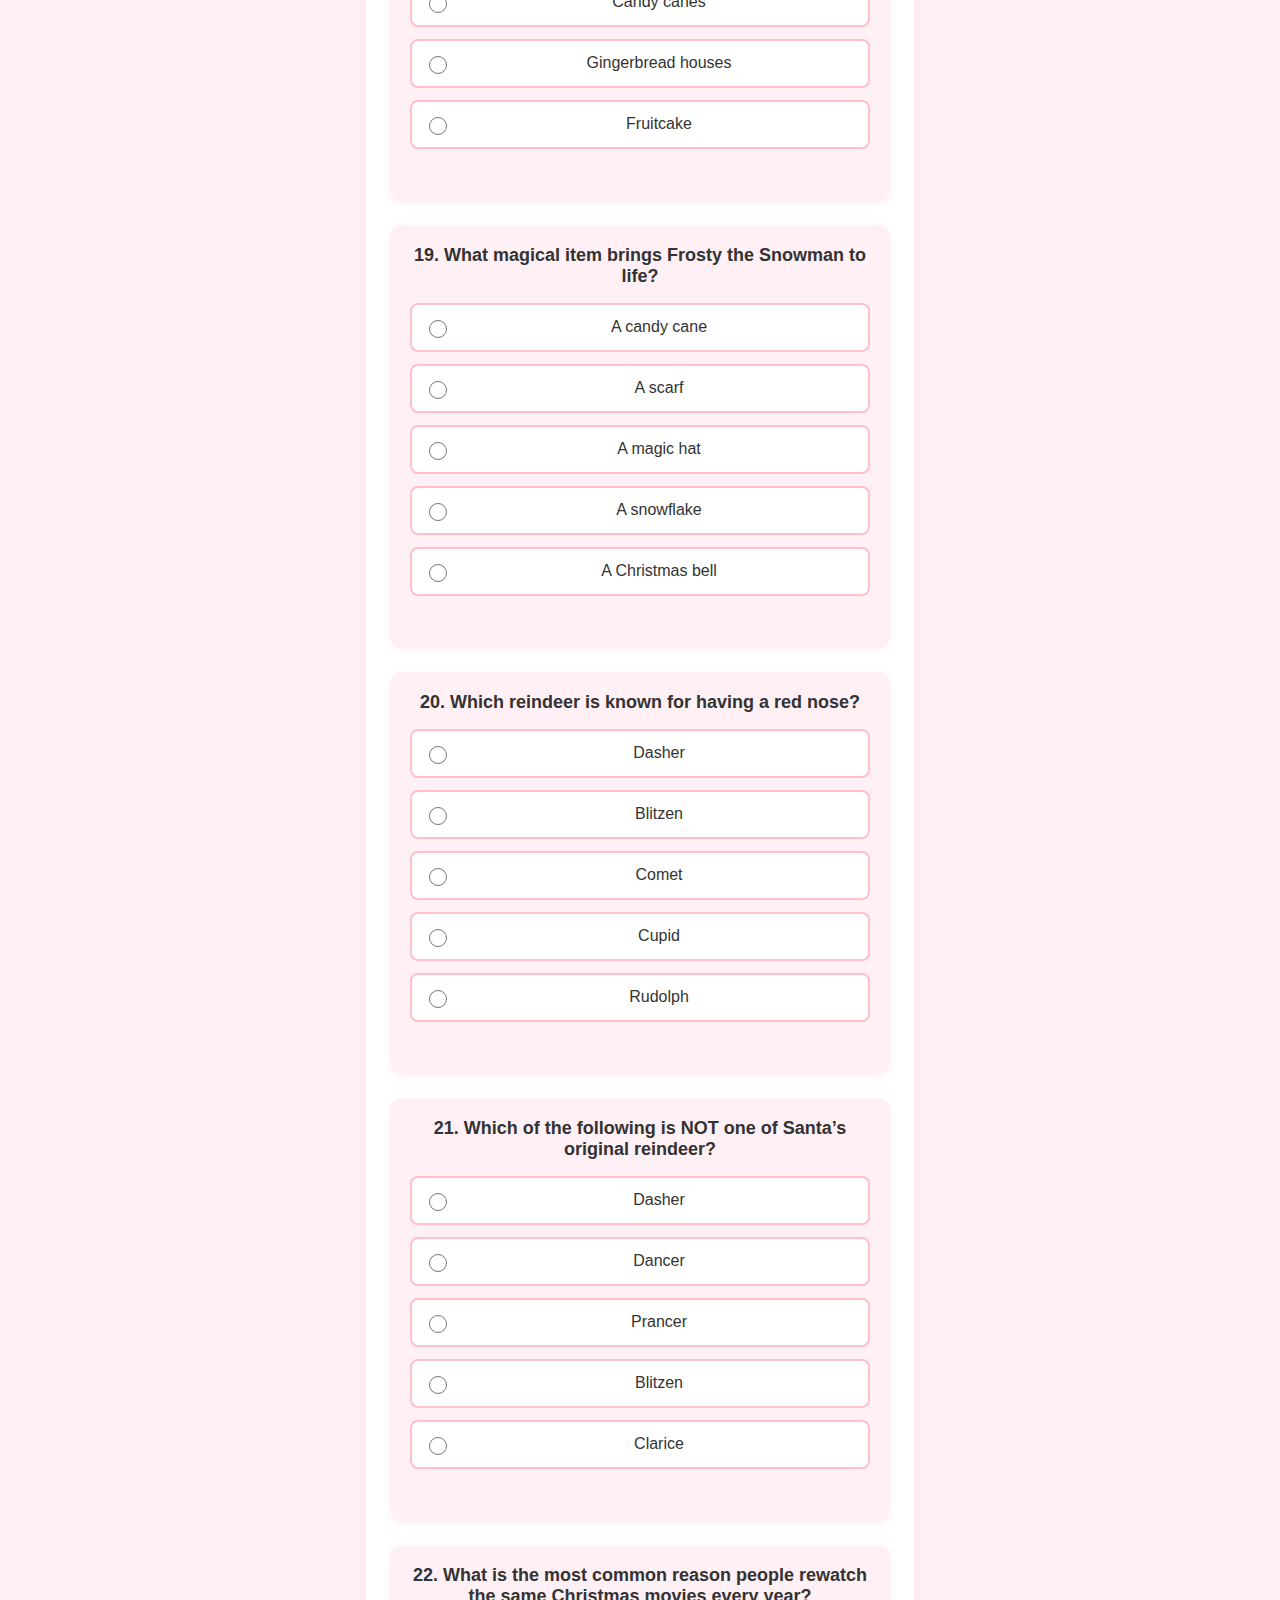
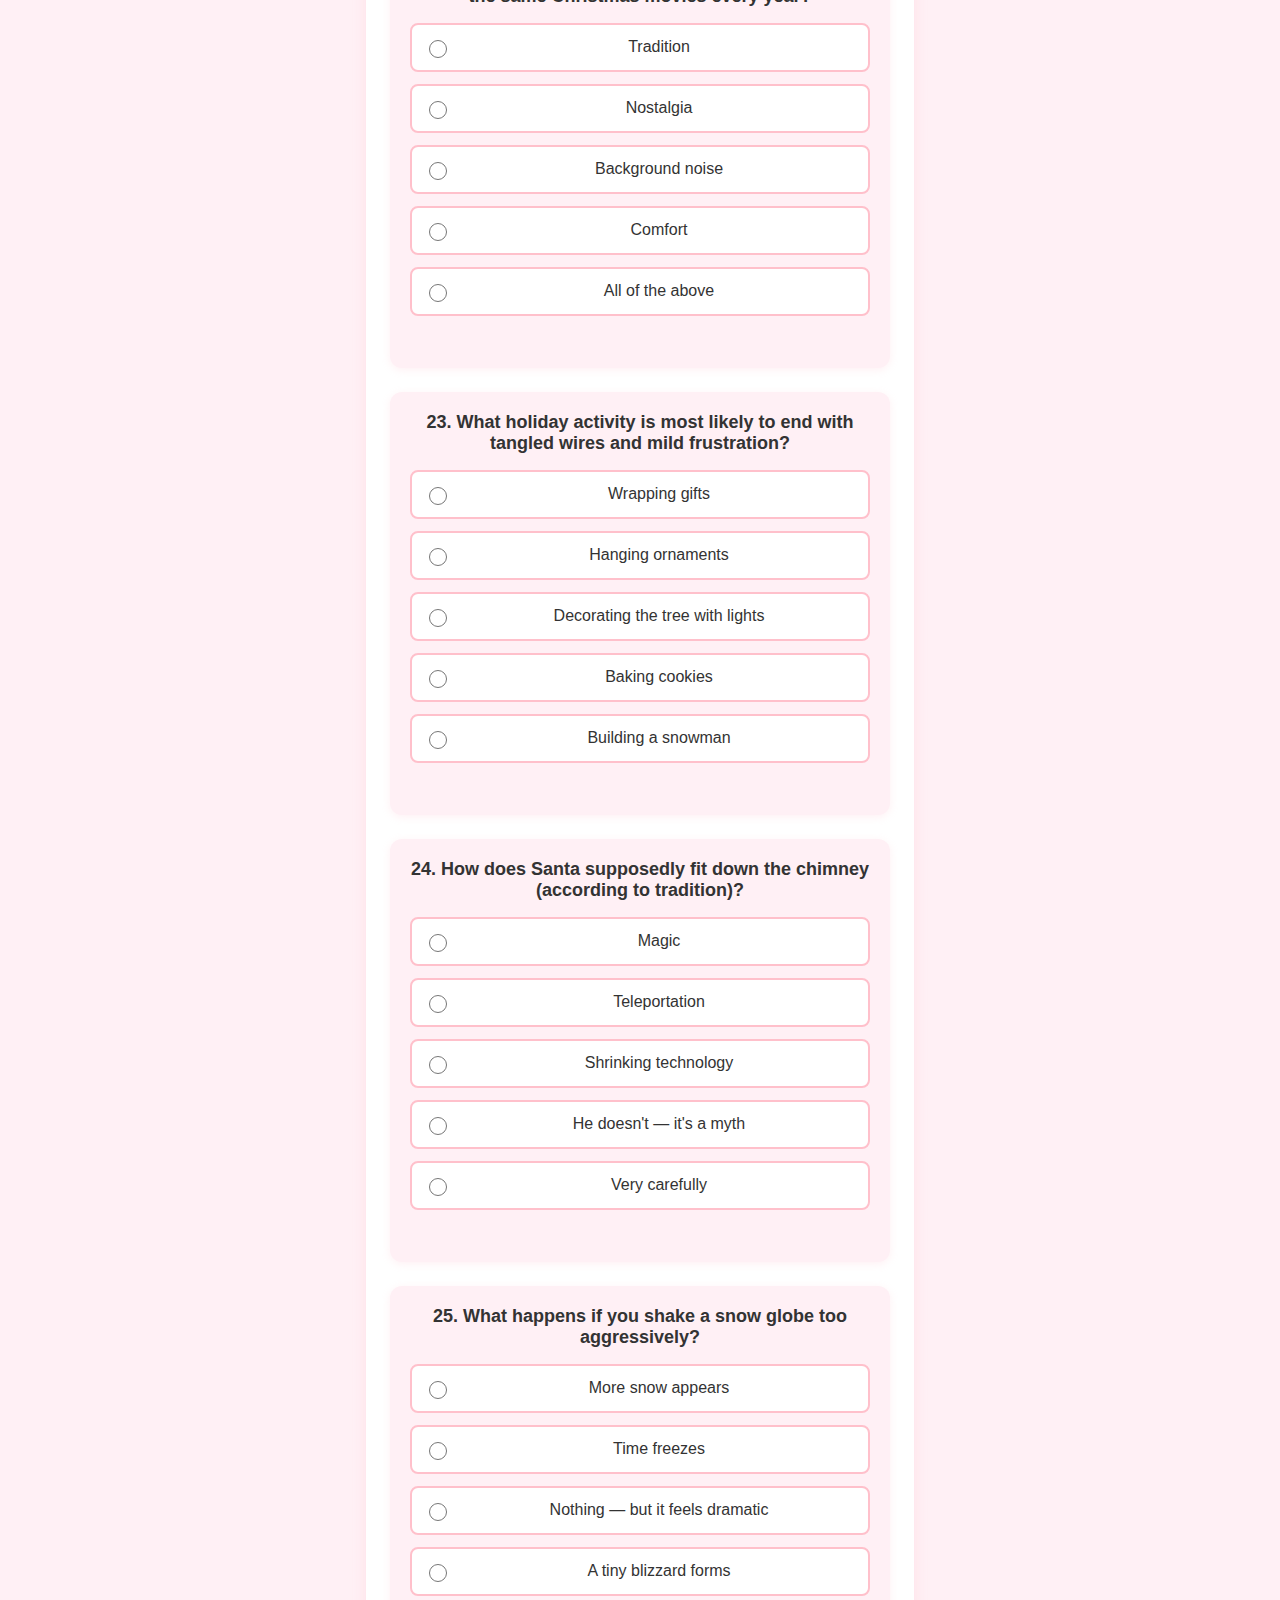
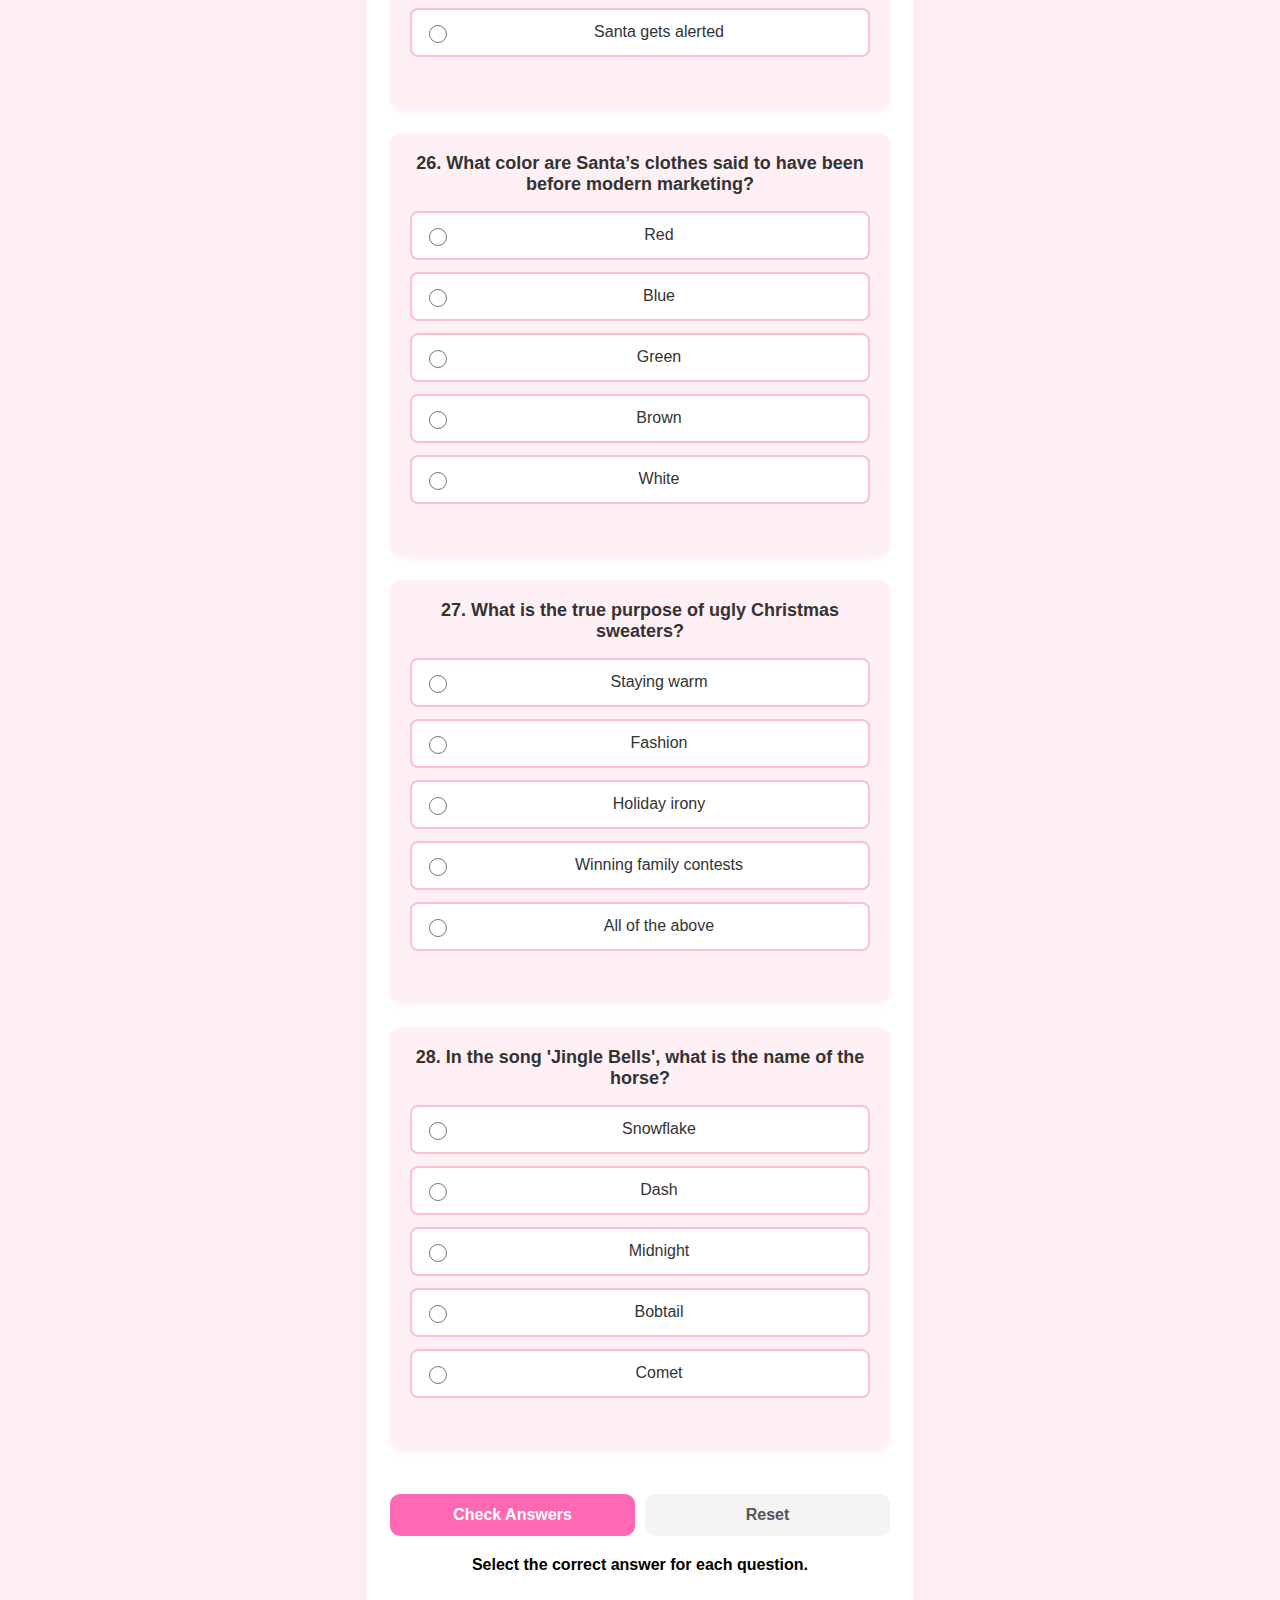
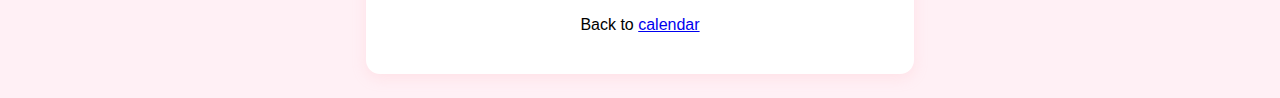
<file: pages/days/dec25/dec25.html>
<!DOCTYPE html>
<html lang="en">
  <head>
    <meta charset="UTF-8" />
    <meta
      name="viewport"
      content="width=device-width, initial-scale=1.0"
    />
    <title>December 25 Challenge</title>
    <link rel="stylesheet" href="../../../style.css" />
    <link rel="stylesheet" href="dec25.css" />
    <link
      rel="icon"
      type="image/jpeg"
      href="../../../images/kuromi-icon.jpg"
    />
  </head>
  <body>
    <h1>December 25st Challenge</h1>

    <div class="challenge-card">
      <p class="hint">
        Multiple Choice Quiz! <br />
        Select the correct answer for each question.
      </p>

      <div class="quiz-section" id="quizSection"></div>

      <div class="buttons">
        <button id="checkBtn">Check Answers</button>
        <button id="resetBtn" class="secondary">
          Reset
        </button>
      </div>

      <div class="message" id="message"></div>
      <p>
        Back to
        <a href="../../calendar/calendar.html">calendar</a>
      </p>
    </div>

    <script src="dec25.js"></script>
  </body>
</html>
</file>
<file: style.css>
body {
    display: flex;
    flex-direction: column;
    align-items: center;
    justify-content: center;
    text-align: center;
    min-height: 100vh;
    font-family: Arial, sans-serif;
    background-color: #fff0f5;
    margin: 0;
  }
  
  img {
    width: 250px;
    height: auto;
    border: 3px solid #333;
    border-radius: 12px;
    margin-top: 20px;
    box-shadow: 2px 2px 12px rgba(0, 0, 0, 0.2);
  }
</file>
<file: pages/calendar/calendar.css>
.calendar-container {
  max-width: 600px;
  margin: 30px auto;
  padding: 30px;
  background: #fff;
  border-radius: 16px;
  box-shadow: 0 4px 12px rgba(255, 182, 193, 0.2);
}

.calendar-header {
  text-align: center;
  margin-bottom: 24px;
}

.calendar-header h2 {
  font-size: 24px;
  color: #ff69b4;
  margin: 0 0 6px 0;
  font-weight: 600;
}

.calendar-header p {
  font-size: 14px;
  color: #999;
  margin: 0;
}

.calendar-grid {
  display: grid;
  grid-template-columns: repeat(4, 1fr);
  gap: 20px;
  margin-top: 20px;
}

.calendar-day {
  aspect-ratio: 1;
  display: flex;
  align-items: center;
  justify-content: center;
  border: 2px solid #ffc0cb;
  border-radius: 12px;
  font-size: 20px;
  font-weight: 600;
  background: #fff;
  transition: all 0.2s ease;
  cursor: pointer;
  text-decoration: none;
  color: #ff69b4;
  position: relative;
}

.calendar-day::before {
  content: '';
  position: absolute;
  top: 8px;
  right: 8px;
  width: 6px;
  height: 6px;
  border-radius: 50%;
  background-color: #ffb6c1;
  opacity: 1;
  transition: opacity 0.2s ease;
}

.calendar-day:hover:not(.disabled) {
  background: #ffc0cb;
  border-color: #ffb6c1;
  color: #fff;
}

.calendar-day:hover:not(.disabled)::before {
  opacity: 0;
}

.calendar-day.disabled {
  background: #f5f5f5;
  border-color: #ddd;
  color: #bbb;
  cursor: not-allowed;
  opacity: 0.5;
}

.calendar-day.active {
  background: #ffb6c1;
  color: white;
  border-color: #ffb6c1;
}

.calendar-day.active::before {
  opacity: 1;
  background-color: #fff;
}

.calendar-day.active:hover {
  background: #ffc0cb;
}

.calendar-day.active:hover::before {
  opacity: 0;
}

/* Responsive design */
@media (max-width: 600px) {
  .calendar-container {
    padding: 20px;
    margin: 20px 16px;
  }
  
  .calendar-grid {
    gap: 12px;
  }
  
  .calendar-day {
    font-size: 18px;
  }
  
  .calendar-header h2 {
    font-size: 20px;
  }
}
</file>
<file: pages/chinese-new-year/chinese-new-year.css>
body {
  background-color: #fff0f5;
}

.content-container {
  width: min(800px, 90vw);
  margin: 24px auto;
  padding: 24px;
  background: #fff;
  border-radius: 14px;
  box-shadow: 0 4px 14px rgba(255, 182, 193, 0.25);
  display: flex;
  flex-direction: column;
  gap: 24px;
}

.celebration-section {
  display: flex;
  flex-direction: column;
  gap: 24px;
}

.greeting {
  text-align: center;
  font-size: 18px;
  color: #333;
  margin: 0;
  padding: 16px;
  background: #fff0f5;
  border-radius: 12px;
}

.media-section {
  display: flex;
  flex-direction: column;
  gap: 32px;
}

.gif-container,
.audio-container {
  padding: 20px;
  background: #fff0f5;
  border-radius: 12px;
  box-shadow: 0 2px 8px rgba(255, 182, 193, 0.2);
}

.gif-container h3,
.audio-container h3 {
  margin: 0 0 16px 0;
  color: #ff69b4;
  font-size: 20px;
  text-align: center;
}

.gif-grid {
  display: grid;
  grid-template-columns: repeat(auto-fit, minmax(200px, 1fr));
  gap: 16px;
  margin-bottom: 12px;
}

.celebration-gif {
  width: 100%;
  height: auto;
  border-radius: 10px;
  box-shadow: 0 2px 8px rgba(0, 0, 0, 0.15);
  transition: transform 0.3s ease, box-shadow 0.3s ease;
}

.celebration-gif:hover {
  transform: scale(1.05);
  box-shadow: 0 4px 12px rgba(255, 105, 180, 0.3);
}

.audio-container {
  display: flex;
  flex-direction: column;
  align-items: center;
}

.audio-player {
  width: 100%;
  max-width: 500px;
  margin-bottom: 12px;
  border-radius: 8px;
}

.audio-player::-webkit-media-controls-panel {
  background-color: #fff;
}

.note {
  font-size: 12px;
  color: #999;
  font-style: italic;
  text-align: center;
  margin: 8px 0 0 0;
}

.back-link {
  text-align: center;
  margin-top: 8px;
}

.back-link a {
  color: #ff69b4;
  text-decoration: none;
  font-weight: 600;
  transition: color 0.2s ease;
}

.back-link a:hover {
  color: #ff85c1;
  text-decoration: underline;
}

@media (max-width: 600px) {
  .gif-grid {
    grid-template-columns: 1fr;
  }
  
  .greeting {
    font-size: 16px;
  }
}
</file>
<file: pages/new-years/new-years.css>
body {
  background-color: #fff0f5;
}

.answer-row {
  margin-top: 20px;
  display: flex;
  gap: 10px;
  justify-content: center;
  align-items: center;
}

#answer {
  padding: 10px 12px;
  font-size: 16px;
  border-radius: 10px;
  border: 2px solid #ffc0cb;
  outline: none;
  width: 180px;
  box-sizing: border-box;
}

#answer:focus {
  border-color: #ff69b4;
}

#submit {
  padding: 10px 16px;
  font-size: 16px;
  border: none;
  border-radius: 10px;
  background: #ff69b4;
  color: white;
  cursor: pointer;
}

#submit:hover {
  background: #ff85c1;
}

#result {
  margin-top: 14px;
  font-weight: 600;
}
</file>
<file: pages/days/dec15/dec15.css>
body {
  background-color: #fff0f5;
}

.challenge-card {
  width: min(520px, 90vw);
  margin: 24px auto;
  padding: 24px;
  background: #fff;
  border-radius: 14px;
  box-shadow: 0 4px 14px rgba(255, 182, 193, 0.25);
  display: flex;
  flex-direction: column;
  gap: 14px;
}

.hint {
  color: #666;
  margin: 0;
}

.scramble {
  font-size: 32px;
  letter-spacing: 8px;
  font-weight: 700;
  color: #ff69b4;
  text-align: center;
}

input {
  padding: 12px 14px;
  font-size: 16px;
  border: 2px solid #ffc0cb;
  border-radius: 10px;
  outline: none;
  width: 100%;
  box-sizing: border-box;
}

input:focus {
  border-color: #ff69b4;
}

.buttons {
  display: flex;
  gap: 10px;
}

button {
  flex: 1;
  padding: 12px 0;
  border: none;
  border-radius: 10px;
  font-size: 16px;
  font-weight: 600;
  cursor: pointer;
  transition: background 0.2s ease;
}

#checkBtn {
  background: #ff69b4;
  color: #fff;
}

#checkBtn:hover:not(:disabled) {
  background: #ff85c1;
}

#checkBtn:disabled {
  background: #ccc;
  cursor: not-allowed;
}

.secondary {
  background: #f4f4f4;
  color: #555;
}

.secondary:hover {
  background: #e6e6e6;
}

.message {
  min-height: 24px;
  font-weight: 600;
}

.success {
  color: #2e7d32;
}

.error {
  color: #c62828;
}
</file>
<file: pages/days/dec16/dec16.css>
body {
  background-color: #fff0f5;
}

.answer-row {
  margin-top: 20px;
  display: flex;
  gap: 10px;
  justify-content: center;
  align-items: center;
}

#answer {
  padding: 10px 12px;
  font-size: 16px;
  border-radius: 10px;
  border: 2px solid #ffc0cb;
  outline: none;
  width: 180px;
  box-sizing: border-box;
}

#answer:focus {
  border-color: #ff69b4;
}

#submit {
  padding: 10px 16px;
  font-size: 16px;
  border: none;
  border-radius: 10px;
  background: #ff69b4;
  color: white;
  cursor: pointer;
}

#submit:hover {
  background: #ff85c1;
}

#result {
  margin-top: 14px;
  font-weight: 600;
}
</file>
<file: pages/days/dec21/dec21.css>
body {
  background-color: #fff0f5;
}

.challenge-card {
  width: min(800px, 90vw);
  margin: 24px auto;
  padding: 24px;
  background: #fff;
  border-radius: 14px;
  box-shadow: 0 4px 14px rgba(255, 182, 193, 0.25);
  display: flex;
  flex-direction: column;
  gap: 20px;
}

.hint {
  color: #666;
  margin: 0;
  text-align: center;
}

.quiz-section {
  margin: 16px 0;
  display: flex;
  flex-direction: column;
  gap: 24px;
}

.question-card {
  padding: 20px;
  background: #fff0f5;
  border-radius: 12px;
  box-shadow: 0 2px 8px rgba(255, 182, 193, 0.2);
  transition: transform 0.2s ease, box-shadow 0.2s ease;
}

.question-card:hover {
  transform: translateY(-2px);
  box-shadow: 0 4px 12px rgba(255, 182, 193, 0.3);
}

.question-card.correct {
  background: #e8f5e9;
  border: 2px solid #4caf50;
}

.question-card.incorrect {
  background: #ffebee;
  border: 2px solid #f44336;
}

.question-text {
  margin: 0 0 16px 0;
  color: #333;
  font-size: 18px;
  font-weight: 600;
}

.options-container {
  display: flex;
  flex-direction: column;
  gap: 12px;
}

.option-wrapper {
  display: flex;
  align-items: center;
  gap: 12px;
  padding: 12px;
  background: #fff;
  border-radius: 8px;
  border: 2px solid #ffc0cb;
  cursor: pointer;
  transition: all 0.2s ease;
}

.option-wrapper:hover {
  background: #fff5f8;
  border-color: #ff69b4;
}

.option-wrapper input[type="radio"] {
  cursor: pointer;
  width: 18px;
  height: 18px;
  accent-color: #ff69b4;
}

.option-wrapper label {
  cursor: pointer;
  flex: 1;
  color: #333;
  font-size: 16px;
}

.question-card.correct .option-wrapper {
  border-color: #4caf50;
}

.question-card.incorrect .option-wrapper {
  border-color: #f44336;
}

.feedback-text {
  margin-top: 12px;
  font-size: 14px;
  font-weight: 600;
  min-height: 20px;
}

.feedback-text.correct {
  color: #2e7d32;
}

.feedback-text.incorrect {
  color: #c62828;
}

.buttons {
  display: flex;
  gap: 10px;
  margin-top: 8px;
}

button {
  flex: 1;
  padding: 12px 0;
  border: none;
  border-radius: 10px;
  font-size: 16px;
  font-weight: 600;
  cursor: pointer;
  transition: background 0.2s ease;
}

#checkBtn {
  background: #ff69b4;
  color: #fff;
}

#checkBtn:hover:not(:disabled) {
  background: #ff85c1;
}

#checkBtn:disabled {
  background: #ccc;
  cursor: not-allowed;
}

.secondary {
  background: #f4f4f4;
  color: #555;
}

.secondary:hover {
  background: #e6e6e6;
}

.message {
  min-height: 24px;
  font-weight: 600;
  text-align: center;
}

.success {
  color: #2e7d32;
}

.error {
  color: #c62828;
}
</file>
<file: pages/days/dec22/dec22.css>
body {
  background-color: #fff0f5;
}

.challenge-card {
  width: min(900px, 90vw);
  margin: 24px auto;
  padding: 24px;
  background: #fff;
  border-radius: 14px;
  box-shadow: 0 4px 14px rgba(255, 182, 193, 0.25);
  display: flex;
  flex-direction: column;
  gap: 20px;
}

.hint {
  color: #666;
  margin: 0;
  text-align: center;
}

.game-container {
  position: relative;
  width: 100%;
  display: flex;
  flex-direction: column;
  align-items: center;
  gap: 16px;
}

#gameCanvas {
  border: 3px solid #ffc0cb;
  border-radius: 12px;
  background: #fff0f5;
  box-shadow: 0 4px 12px rgba(255, 182, 193, 0.3);
  max-width: 100%;
  height: auto;
  display: block;
}

.game-info {
  display: flex;
  gap: 24px;
  font-size: 18px;
  font-weight: 600;
  color: #333;
}

.score,
.high-score {
  padding: 8px 16px;
  background: #fff0f5;
  border-radius: 8px;
  border: 2px solid #ffc0cb;
}

.game-over,
.start-screen {
  position: absolute;
  top: 50%;
  left: 50%;
  transform: translate(-50%, -50%);
  background: rgba(255, 255, 255, 0.95);
  padding: 32px;
  border-radius: 12px;
  box-shadow: 0 8px 24px rgba(0, 0, 0, 0.2);
  text-align: center;
  border: 3px solid #ff69b4;
  z-index: 10;
}

.start-screen {
  display: block;
}

.game-over {
  display: none;
}

.game-over h2,
.start-screen h2 {
  margin: 0 0 16px 0;
  color: #ff69b4;
  font-size: 28px;
}

.game-over p,
.start-screen p {
  margin: 0;
  color: #666;
  font-size: 16px;
}

@media (max-width: 600px) {
  #gameCanvas {
    width: 100%;
    height: auto;
  }

  .game-info {
    flex-direction: column;
    gap: 12px;
    width: 100%;
  }

  .score,
  .high-score {
    text-align: center;
  }
}
</file>
<file: pages/days/dec23/dec23.css>
body {
  background-color: #fff0f5;
}

.challenge-card {
  width: min(500px, 45vw);
  margin: 24px auto;
  padding: 24px;
  background: #fff;
  border-radius: 14px;
  box-shadow: 0 4px 14px rgba(255, 182, 193, 0.25);
  display: flex;
  flex-direction: column;
  gap: 20px;
}

.hint {
  color: #666;
  margin: 0;
  text-align: center;
}

.quiz-section {
  margin: 16px 0;
  display: flex;
  flex-direction: column;
  gap: 24px;
}

.question-card {
  padding: 20px;
  background: #fff0f5;
  border-radius: 12px;
  box-shadow: 0 2px 8px rgba(255, 182, 193, 0.2);
  transition: transform 0.2s ease, box-shadow 0.2s ease;
}

.question-card:hover {
  transform: translateY(-2px);
  box-shadow: 0 4px 12px rgba(255, 182, 193, 0.3);
}

.question-card.correct {
  background: #e8f5e9;
  border: 2px solid #4caf50;
}

.question-card.incorrect {
  background: #ffebee;
  border: 2px solid #f44336;
}

.question-text {
  margin: 0 0 16px 0;
  color: #333;
  font-size: 18px;
  font-weight: 600;
}

.options-container {
  display: flex;
  flex-direction: column;
  gap: 12px;
}

.option-wrapper {
  display: flex;
  align-items: center;
  gap: 12px;
  padding: 12px;
  background: #fff;
  border-radius: 8px;
  border: 2px solid #ffc0cb;
  cursor: pointer;
  transition: all 0.2s ease;
}

.option-wrapper:hover {
  background: #fff5f8;
  border-color: #ff69b4;
}

.option-wrapper input[type="radio"] {
  cursor: pointer;
  width: 18px;
  height: 18px;
  accent-color: #ff69b4;
}

.option-wrapper label {
  cursor: pointer;
  flex: 1;
  color: #333;
  font-size: 16px;
}

.question-card.correct .option-wrapper {
  border-color: #4caf50;
}

.question-card.incorrect .option-wrapper {
  border-color: #f44336;
}

.feedback-text {
  margin-top: 12px;
  font-size: 14px;
  font-weight: 600;
  min-height: 20px;
}

.feedback-text.correct {
  color: #2e7d32;
}

.feedback-text.incorrect {
  color: #c62828;
}

.buttons {
  display: flex;
  gap: 10px;
  margin-top: 8px;
}

button {
  flex: 1;
  padding: 12px 0;
  border: none;
  border-radius: 10px;
  font-size: 16px;
  font-weight: 600;
  cursor: pointer;
  transition: background 0.2s ease;
}

#checkBtn {
  background: #ff69b4;
  color: #fff;
}

#checkBtn:hover:not(:disabled) {
  background: #ff85c1;
}

#checkBtn:disabled {
  background: #ccc;
  cursor: not-allowed;
}

.secondary {
  background: #f4f4f4;
  color: #555;
}

.secondary:hover {
  background: #e6e6e6;
}

.message {
  min-height: 24px;
  font-weight: 600;
  text-align: center;
}

.success {
  color: #2e7d32;
}

.error {
  color: #c62828;
}
</file>
<file: pages/days/dec24/dec24.css>
.stats {
  display: flex;
  gap: 24px;
  margin-bottom: 16px;
  font-size: 18px;
  justify-content: center;
}

.game-board {
  display: grid;
  grid-template-columns: repeat(5, 120px);
  grid-template-rows: repeat(5, 120px);
  gap: 16px;
}

.hole {
  width: 120px;
  height: 120px;
  border: 2px solid #333;
  border-radius: 12px;
  background: #fff;
  display: flex;
  align-items: center;
  justify-content: center;
  cursor: pointer;
  overflow: hidden;
}

.hole img {
  width: 80px;
  height: 80px;
  opacity: 0;
  pointer-events: none;
  transition: opacity 0.1s ease-in;
}

.hole.active img {
  opacity: 1;
}

button {
  margin-top: 20px;
}

.challenge-card {
  width: min(880px, 90vw);
  margin: 24px auto;
  padding: 24px;
  background: #fff;
  border-radius: 14px;
  box-shadow: 0 4px 14px rgba(255, 182, 193, 0.25);
  display: flex;
  flex-direction: column;
  align-items: center;
  gap: 20px;
}
</file>
<file: pages/days/dec25/dec25.css>
body {
  background-color: #fff0f5;
}

.challenge-card {
  width: min(500px, 45vw);
  margin: 24px auto;
  padding: 24px;
  background: #fff;
  border-radius: 14px;
  box-shadow: 0 4px 14px rgba(255, 182, 193, 0.25);
  display: flex;
  flex-direction: column;
  gap: 20px;
}

.hint {
  color: #666;
  margin: 0;
  text-align: center;
}

.quiz-section {
  margin: 16px 0;
  display: flex;
  flex-direction: column;
  gap: 24px;
}

.question-card {
  padding: 20px;
  background: #fff0f5;
  border-radius: 12px;
  box-shadow: 0 2px 8px rgba(255, 182, 193, 0.2);
  transition: transform 0.2s ease, box-shadow 0.2s ease;
}

.question-card:hover {
  transform: translateY(-2px);
  box-shadow: 0 4px 12px rgba(255, 182, 193, 0.3);
}

.question-card.correct {
  background: #e8f5e9;
  border: 2px solid #4caf50;
}

.question-card.incorrect {
  background: #ffebee;
  border: 2px solid #f44336;
}

.question-text {
  margin: 0 0 16px 0;
  color: #333;
  font-size: 18px;
  font-weight: 600;
}

.options-container {
  display: flex;
  flex-direction: column;
  gap: 12px;
}

.option-wrapper {
  display: flex;
  align-items: center;
  gap: 12px;
  padding: 12px;
  background: #fff;
  border-radius: 8px;
  border: 2px solid #ffc0cb;
  cursor: pointer;
  transition: all 0.2s ease;
}

.option-wrapper:hover {
  background: #fff5f8;
  border-color: #ff69b4;
}

.option-wrapper input[type="radio"] {
  cursor: pointer;
  width: 18px;
  height: 18px;
  accent-color: #ff69b4;
}

.option-wrapper label {
  cursor: pointer;
  flex: 1;
  color: #333;
  font-size: 16px;
}

.question-card.correct .option-wrapper {
  border-color: #4caf50;
}

.question-card.incorrect .option-wrapper {
  border-color: #f44336;
}

.feedback-text {
  margin-top: 12px;
  font-size: 14px;
  font-weight: 600;
  min-height: 20px;
}

.feedback-text.correct {
  color: #2e7d32;
}

.feedback-text.incorrect {
  color: #c62828;
}

.buttons {
  display: flex;
  gap: 10px;
  margin-top: 8px;
}

button {
  flex: 1;
  padding: 12px 0;
  border: none;
  border-radius: 10px;
  font-size: 16px;
  font-weight: 600;
  cursor: pointer;
  transition: background 0.2s ease;
}

#checkBtn {
  background: #ff69b4;
  color: #fff;
}

#checkBtn:hover:not(:disabled) {
  background: #ff85c1;
}

#checkBtn:disabled {
  background: #ccc;
  cursor: not-allowed;
}

.secondary {
  background: #f4f4f4;
  color: #555;
}

.secondary:hover {
  background: #e6e6e6;
}

.message {
  min-height: 24px;
  font-weight: 600;
  text-align: center;
}

.success {
  color: #2e7d32;
}

.error {
  color: #c62828;
}
</file>
